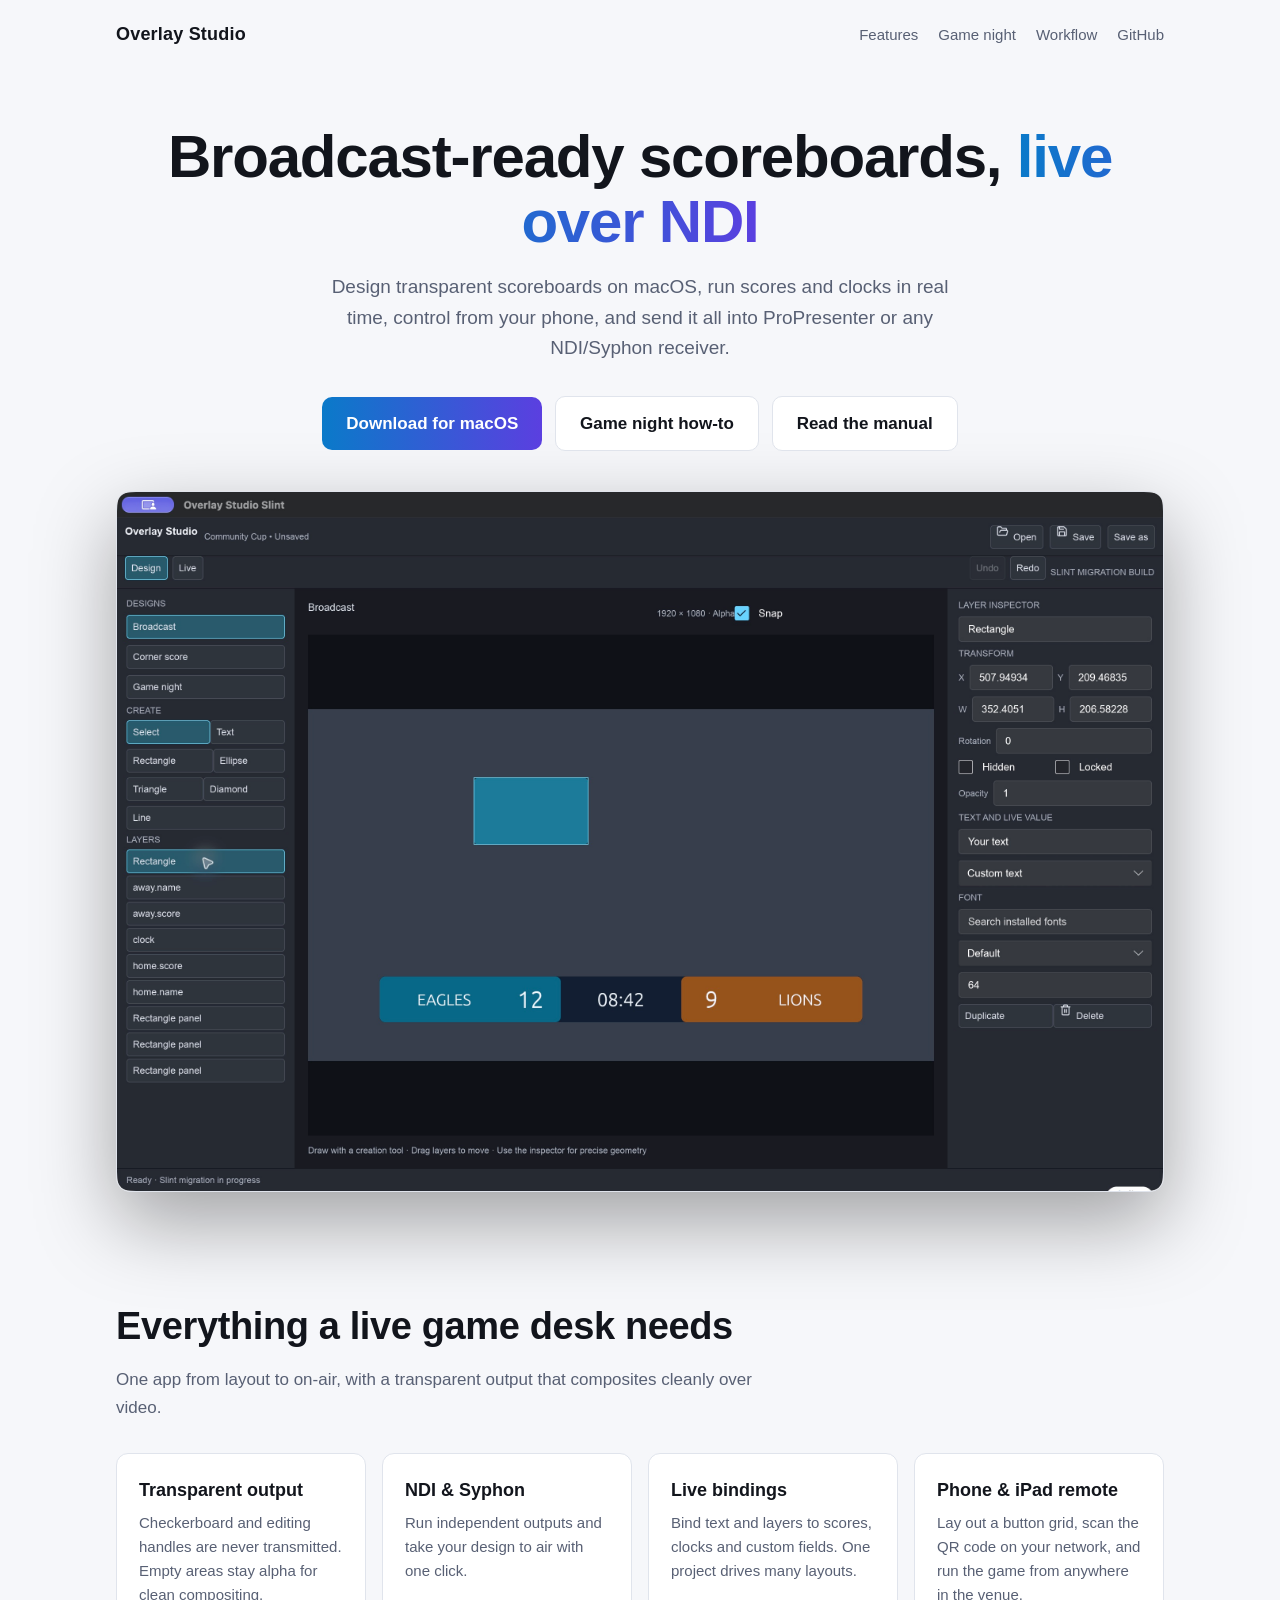
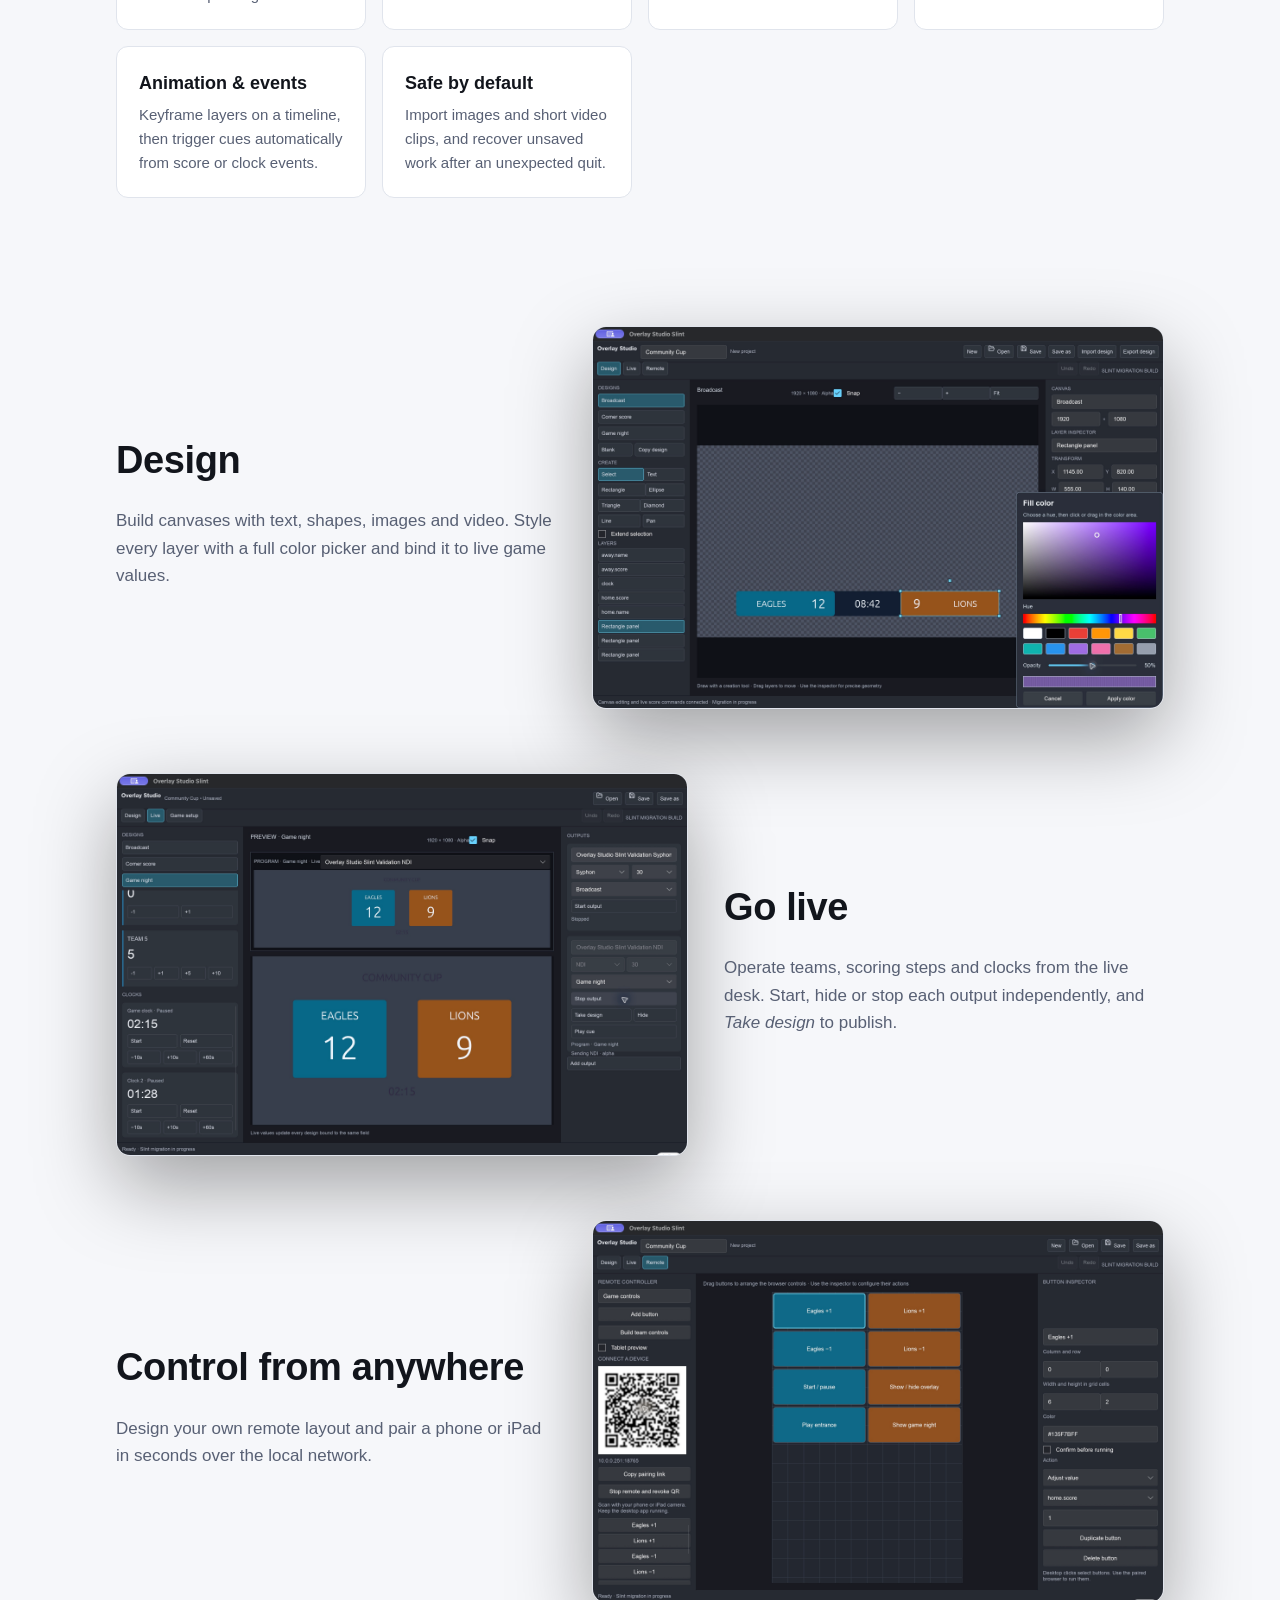
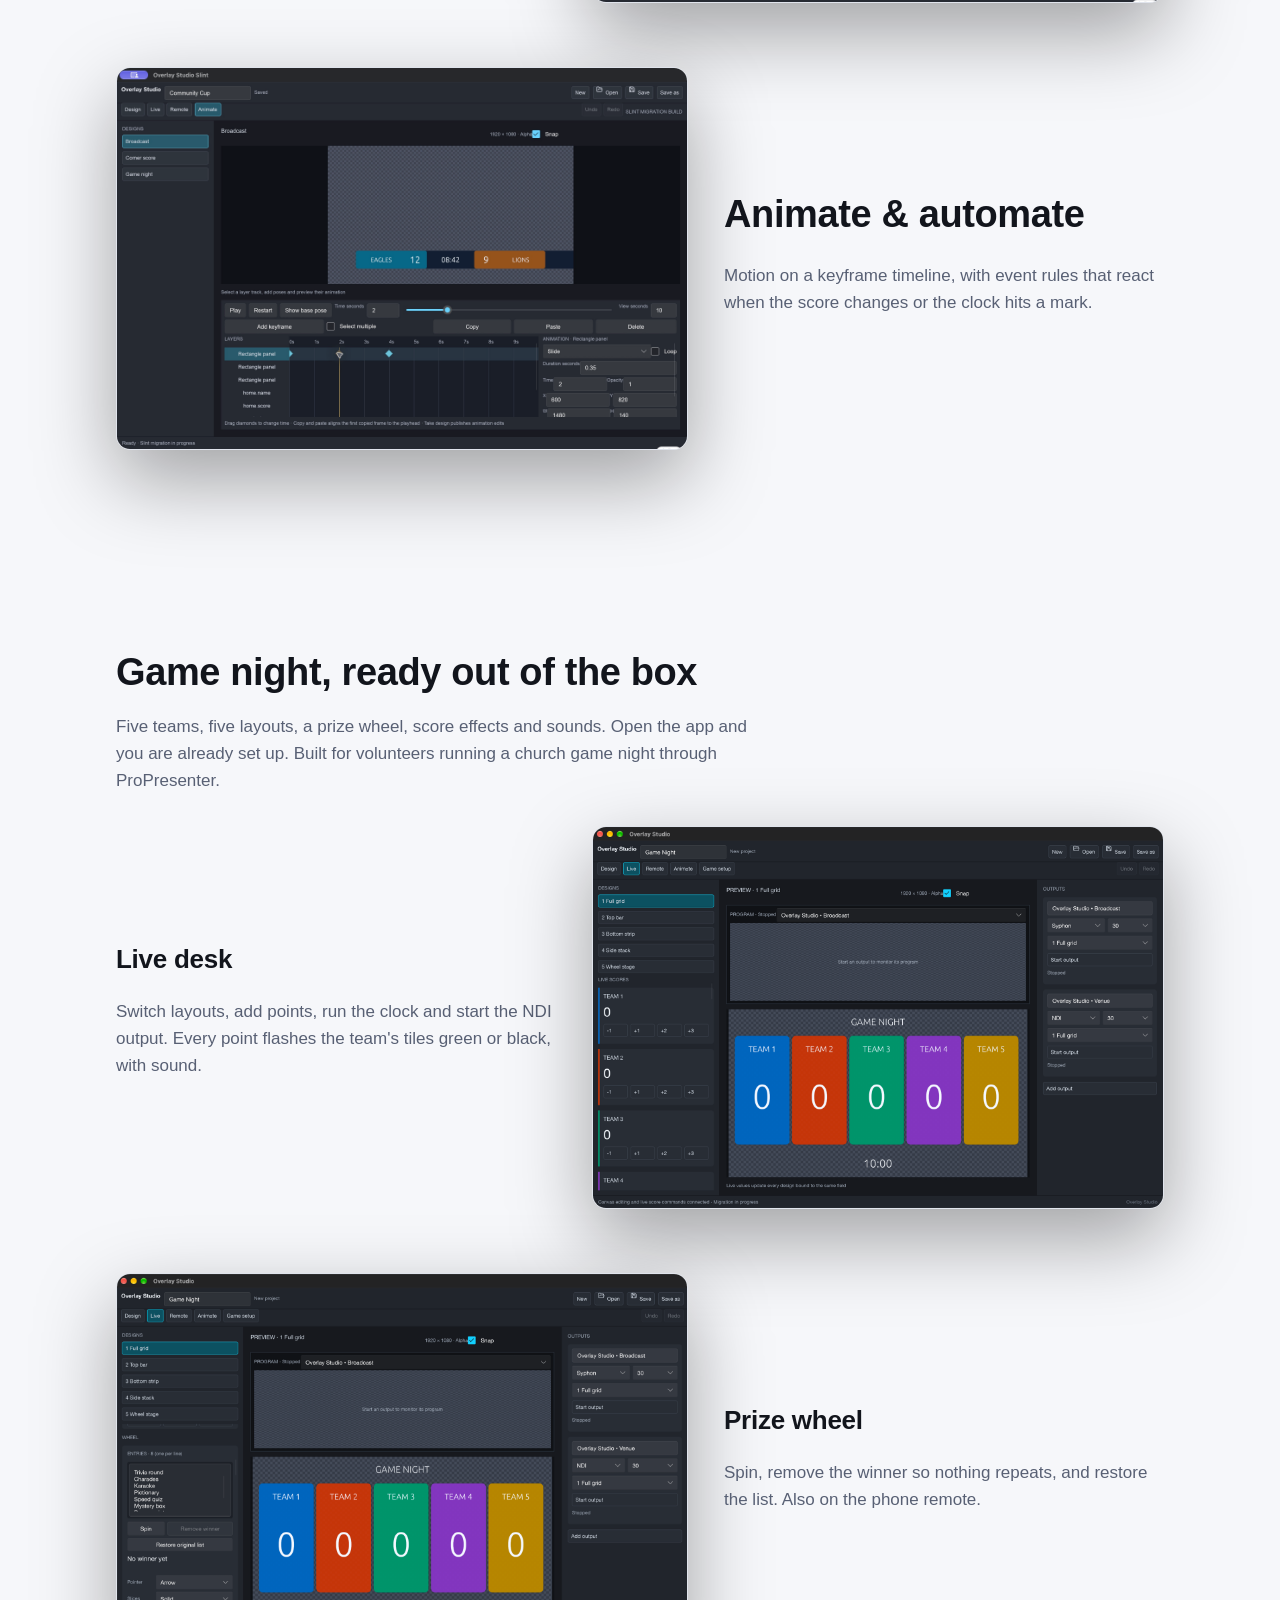
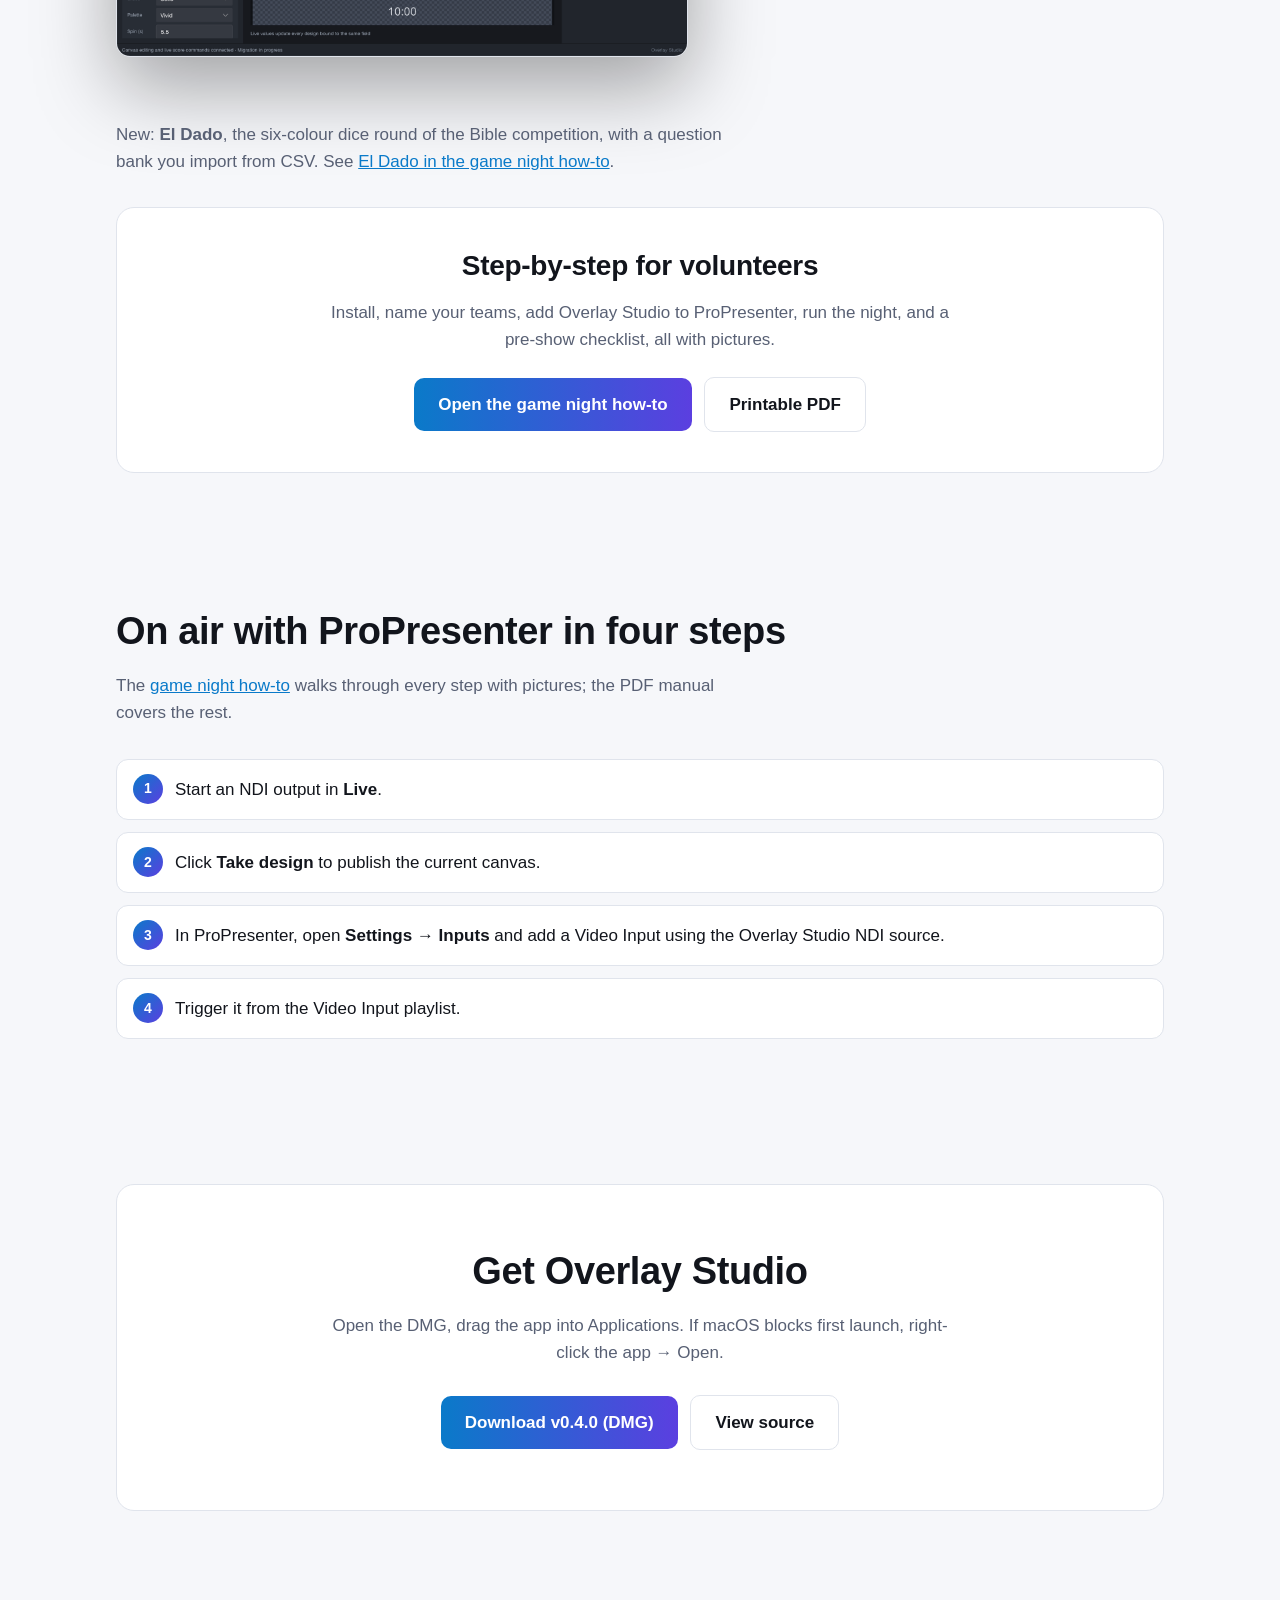
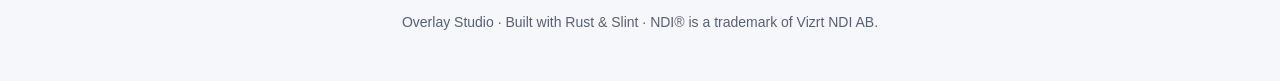
<file: docs/index.html>
<!doctype html>
<html lang="en">
<head>
<meta charset="utf-8">
<meta name="viewport" content="width=device-width,initial-scale=1">
<title>Overlay Studio — Live scoreboards over NDI &amp; Syphon</title>
<meta name="description" content="Design transparent scoreboards on macOS, run scores and clocks live, control from a phone, and send graphics over NDI or Syphon into ProPresenter.">
<meta property="og:title" content="Overlay Studio">
<meta property="og:description" content="Transparent live scoreboards for macOS, sent over NDI or Syphon.">
<meta property="og:image" content="manual/screenshots/11-slint-designer.png">
<style>
:root{--bg:#0b0d12;--panel:#141821;--line:#232937;--text:#e8ebf2;--mute:#9aa3b5;--accent:#4cc2ff;--accent2:#7c5cff}
@media (prefers-color-scheme:light){:root{--bg:#f6f7fa;--panel:#fff;--line:#e0e4ec;--text:#12151c;--mute:#586074;--accent:#0a7ac9;--accent2:#5b3fe0}}
*{box-sizing:border-box}
body{margin:0;background:var(--bg);color:var(--text);font:17px/1.6 -apple-system,BlinkMacSystemFont,"Inter","Segoe UI",sans-serif}
a{color:var(--accent)}
.wrap{max-width:1080px;margin:0 auto;padding:0 16px}
nav{display:flex;justify-content:space-between;align-items:center;padding:20px 0}
nav b{font-size:18px;letter-spacing:.2px}
nav a{color:var(--mute);text-decoration:none;margin-left:20px;font-size:15px}
.hero{text-align:center;padding:56px 0 40px}
.hero h1{font-size:clamp(34px,6vw,60px);line-height:1.08;margin:0 0 18px;letter-spacing:-.02em}
.hero h1 span{background:linear-gradient(90deg,var(--accent),var(--accent2));-webkit-background-clip:text;background-clip:text;color:transparent}
.hero p{max-width:640px;margin:0 auto 28px;color:var(--mute);font-size:19px}
.btn{display:inline-block;padding:13px 24px;border-radius:10px;font-weight:600;text-decoration:none;margin:4px}
.btn.p{background:linear-gradient(90deg,var(--accent),var(--accent2));color:#fff}
.btn.s{border:1px solid var(--line);color:var(--text);background:var(--panel)}
.shot{border:1px solid var(--line);border-radius:14px;overflow:hidden;box-shadow:0 30px 80px rgba(0,0,0,.35);background:var(--panel)}
.shot img{display:block;width:100%;height:auto}
.hero .shot{margin-top:36px}
section{padding:64px 0}
h2{font-size:clamp(26px,4vw,38px);letter-spacing:-.01em;margin:0 0 10px}
.lead{color:var(--mute);margin:0 0 32px;max-width:640px}
.grid{display:grid;grid-template-columns:repeat(auto-fit,minmax(240px,1fr));gap:16px}
.card{background:var(--panel);border:1px solid var(--line);border-radius:12px;padding:22px}
.card h3{margin:0 0 6px;font-size:18px}
.card p{margin:0;color:var(--mute);font-size:15px}
.row{display:grid;grid-template-columns:1fr 1.3fr;gap:36px;align-items:center;margin-bottom:64px}
.row.rev{grid-template-columns:1.3fr 1fr}.row.rev .txt{order:2}
.row p{color:var(--mute)}
.steps{counter-reset:s;list-style:none;padding:0;display:grid;gap:12px}
.steps li{counter-increment:s;background:var(--panel);border:1px solid var(--line);border-radius:12px;padding:16px 18px 16px 58px;position:relative}
.steps li::before{content:counter(s);position:absolute;left:16px;top:14px;width:30px;height:30px;border-radius:50%;background:linear-gradient(135deg,var(--accent),var(--accent2));color:#fff;display:grid;place-items:center;font-weight:700;font-size:14px}
.cta{text-align:center;background:var(--panel);border:1px solid var(--line);border-radius:18px;padding:56px 20px}
footer{padding:36px 0 48px;color:var(--mute);font-size:14px;text-align:center}
@media(max-width:760px){.row,.row.rev{grid-template-columns:1fr}.row.rev .txt{order:0}nav a{margin-left:12px}}
</style>
</head>
<body>
<div class="wrap">
<nav><b>Overlay Studio</b><div><a href="#features">Features</a><a href="#gamenight">Game night</a><a href="#workflow">Workflow</a><a href="https://github.com/juandozuna/overlay-studio">GitHub</a></div></nav>

<header class="hero">
<h1>Broadcast-ready scoreboards, <span>live over NDI</span></h1>
<p>Design transparent scoreboards on macOS, run scores and clocks in real time, control from your phone, and send it all into ProPresenter or any NDI/Syphon receiver.</p>
<a class="btn p" href="https://github.com/juandozuna/overlay-studio/releases/latest">Download for macOS</a>
<a class="btn s" href="guides/game-night-propresenter.html">Game night how-to</a>
<a class="btn s" href="manual/output/Overlay%20Studio%20Instruction%20Manual.pdf">Read the manual</a>
<div class="shot"><img src="manual/screenshots/11-slint-designer.png" alt="Overlay Studio design workspace with a scoreboard canvas"></div>
</header>

<section id="features">
<h2>Everything a live game desk needs</h2>
<p class="lead">One app from layout to on-air, with a transparent output that composites cleanly over video.</p>
<div class="grid">
<div class="card"><h3>Transparent output</h3><p>Checkerboard and editing handles are never transmitted. Empty areas stay alpha for clean compositing.</p></div>
<div class="card"><h3>NDI &amp; Syphon</h3><p>Run independent outputs and take your design to air with one click.</p></div>
<div class="card"><h3>Live bindings</h3><p>Bind text and layers to scores, clocks and custom fields. One project drives many layouts.</p></div>
<div class="card"><h3>Phone &amp; iPad remote</h3><p>Lay out a button grid, scan the QR code on your network, and run the game from anywhere in the venue.</p></div>
<div class="card"><h3>Animation &amp; events</h3><p>Keyframe layers on a timeline, then trigger cues automatically from score or clock events.</p></div>
<div class="card"><h3>Safe by default</h3><p>Import images and short video clips, and recover unsaved work after an unexpected quit.</p></div>
</div>
</section>

<section id="tour">
<div class="row"><div class="txt"><h2>Design</h2><p>Build canvases with text, shapes, images and video. Style every layer with a full color picker and bind it to live game values.</p></div>
<div class="shot"><img loading="lazy" src="manual/screenshots/18-slint-color-picker.png" alt="Layer color picker"></div></div>
<div class="row rev"><div class="txt"><h2>Go live</h2><p>Operate teams, scoring steps and clocks from the live desk. Start, hide or stop each output independently, and <i>Take design</i> to publish.</p></div>
<div class="shot"><img loading="lazy" src="manual/screenshots/14-slint-live.png" alt="Live desk and outputs"></div></div>
<div class="row"><div class="txt"><h2>Control from anywhere</h2><p>Design your own remote layout and pair a phone or iPad in seconds over the local network.</p></div>
<div class="shot"><img loading="lazy" src="manual/screenshots/16-slint-remote.png" alt="Remote controller layout"></div></div>
<div class="row rev"><div class="txt"><h2>Animate &amp; automate</h2><p>Motion on a keyframe timeline, with event rules that react when the score changes or the clock hits a mark.</p></div>
<div class="shot"><img loading="lazy" src="manual/screenshots/19-slint-timeline.png" alt="Animation timeline"></div></div>
</section>

<section id="gamenight">
<h2>Game night, ready out of the box</h2>
<p class="lead">Five teams, five layouts, a prize wheel, score effects and sounds. Open the app and you are already set up. Built for volunteers running a church game night through ProPresenter.</p>
<div class="row"><div class="txt"><h2 style="font-size:26px">Live desk</h2><p>Switch layouts, add points, run the clock and start the NDI output. Every point flashes the team's tiles green or black, with sound.</p></div>
<div class="shot"><img loading="lazy" src="guides/img/gn-live.png" alt="Game Night live desk with five teams"></div></div>
<div class="row rev"><div class="txt"><h2 style="font-size:26px">Prize wheel</h2><p>Spin, remove the winner so nothing repeats, and restore the list. Also on the phone remote.</p></div>
<div class="shot"><img loading="lazy" src="guides/img/gn-wheel.png" alt="Wheel panel with entries and spin controls"></div></div>
<p class="lead">New: <b>El Dado</b>, the six-colour dice round of the Bible competition, with a question bank you import from CSV. See <a href="guides/game-night-propresenter.html#dado">El Dado in the game night how-to</a>.</p>
<div class="cta" style="padding:36px 20px"><h2 style="font-size:28px">Step-by-step for volunteers</h2><p class="lead" style="margin:0 auto 20px">Install, name your teams, add Overlay Studio to ProPresenter, run the night, and a pre-show checklist, all with pictures.</p>
<a class="btn p" href="guides/game-night-propresenter.html">Open the game night how-to</a>
<a class="btn s" href="guides/Game%20Night%20ProPresenter%20Guide.pdf">Printable PDF</a></div>
</section>

<section id="workflow">
<h2>On air with ProPresenter in four steps</h2>
<p class="lead">The <a href="guides/game-night-propresenter.html">game night how-to</a> walks through every step with pictures; the PDF manual covers the rest.</p>
<ol class="steps">
<li>Start an NDI output in <b>Live</b>.</li>
<li>Click <b>Take design</b> to publish the current canvas.</li>
<li>In ProPresenter, open <b>Settings → Inputs</b> and add a Video Input using the Overlay Studio NDI source.</li>
<li>Trigger it from the Video Input playlist.</li>
</ol>
</section>

<section>
<div class="cta"><h2>Get Overlay Studio</h2><p class="lead" style="margin:0 auto 24px">Open the DMG, drag the app into Applications. If macOS blocks first launch, right-click the app → Open.</p>
<a class="btn p" href="https://github.com/juandozuna/overlay-studio/releases/latest">Download v0.4.0 (DMG)</a>
<a class="btn s" href="https://github.com/juandozuna/overlay-studio">View source</a></div>
</section>
<footer>Overlay Studio · Built with Rust &amp; Slint · NDI® is a trademark of Vizrt NDI AB.</footer>
</div>
</body>
</html>
</file>
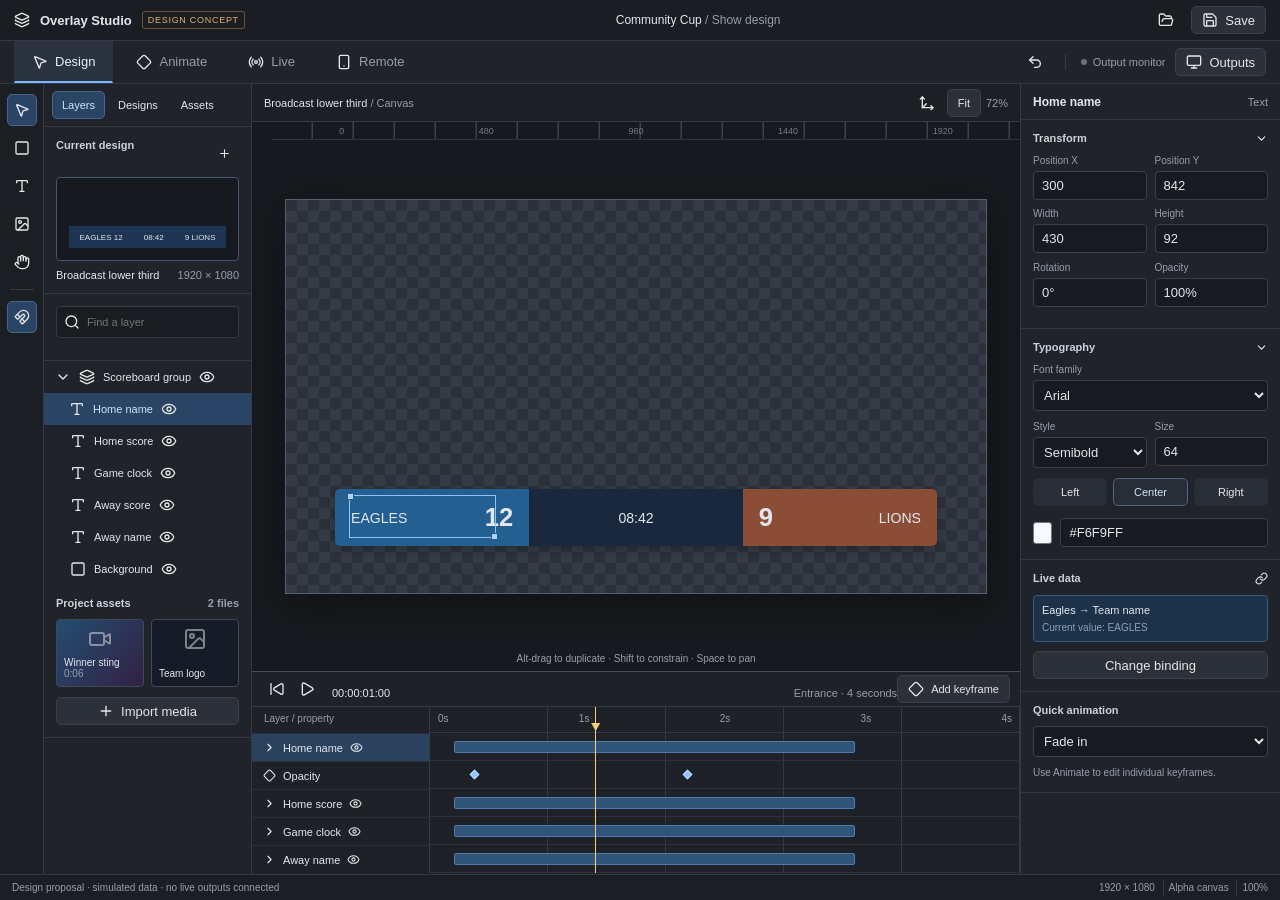
<file: design/ui-v2/index.html>
<!doctype html>
<html lang="en">
  <head>
    <meta charset="utf-8" />
    <meta name="viewport" content="width=device-width,initial-scale=1" />
    <title>Overlay Studio — UI design proposal</title>
    <link rel="stylesheet" href="prototype.css" />
    <script src="prototype.js" defer></script>
  </head>
  <body>
    <header class="titlebar">
      <div class="brand">
        <img src="assets/icons/layers.svg" alt="" /><strong
          >Overlay Studio</strong
        ><span class="concept">DESIGN CONCEPT</span>
      </div>
      <div class="project-name">
        Community Cup <span class="muted">/ Show design</span>
      </div>
      <div class="title-actions">
        <button class="icon-button" title="Open project">
          <img src="assets/icons/folder-open.svg" alt="Open project" /></button
        ><button class="subtle" id="save-concept">
          <img src="assets/icons/save.svg" alt="" />Save
        </button>
      </div>
    </header>
    <nav class="workspace-bar" aria-label="Workspaces">
      <div class="workspace-tabs" role="tablist">
        <button role="tab" aria-selected="true" data-workspace="design">
          <img src="assets/icons/mouse-pointer-2.svg" alt="" />Design
        </button>
        <button role="tab" aria-selected="false" data-workspace="animate">
          <img src="assets/icons/diamond.svg" alt="" />Animate
        </button>
        <button role="tab" aria-selected="false" data-workspace="live">
          <img src="assets/icons/radio.svg" alt="" />Live
        </button>
        <button role="tab" aria-selected="false" data-workspace="remote">
          <img src="assets/icons/smartphone.svg" alt="" />Remote
        </button>
      </div>
      <div class="workspace-actions">
        <button
          class="icon-button"
          id="undo-demo"
          title="Undo last simulated score change"
        >
          <img src="assets/icons/undo-2.svg" alt="Undo" /></button
        ><span class="divider"></span
        ><span class="output-indicator"><i></i>Output monitor</span
        ><button class="subtle" id="outputs-button">
          <img src="assets/icons/monitor.svg" alt="" />Outputs
        </button>
      </div>
    </nav>
    <main id="workspace" aria-label="Design workspace"></main>
    <footer>
      <span id="feedback" role="status"
        >Design proposal · simulated data · no live outputs connected</span
      ><span
        >1920 × 1080 <span class="divider"></span>Alpha canvas
        <span class="divider"></span>100%</span
      >
    </footer>
    <dialog id="proposal-dialog">
      <h2 id="dialog-title"></h2>
      <p id="dialog-text"></p>
      <button class="primary" id="dialog-close">Got it</button>
    </dialog>
  </body>
</html>
</file>
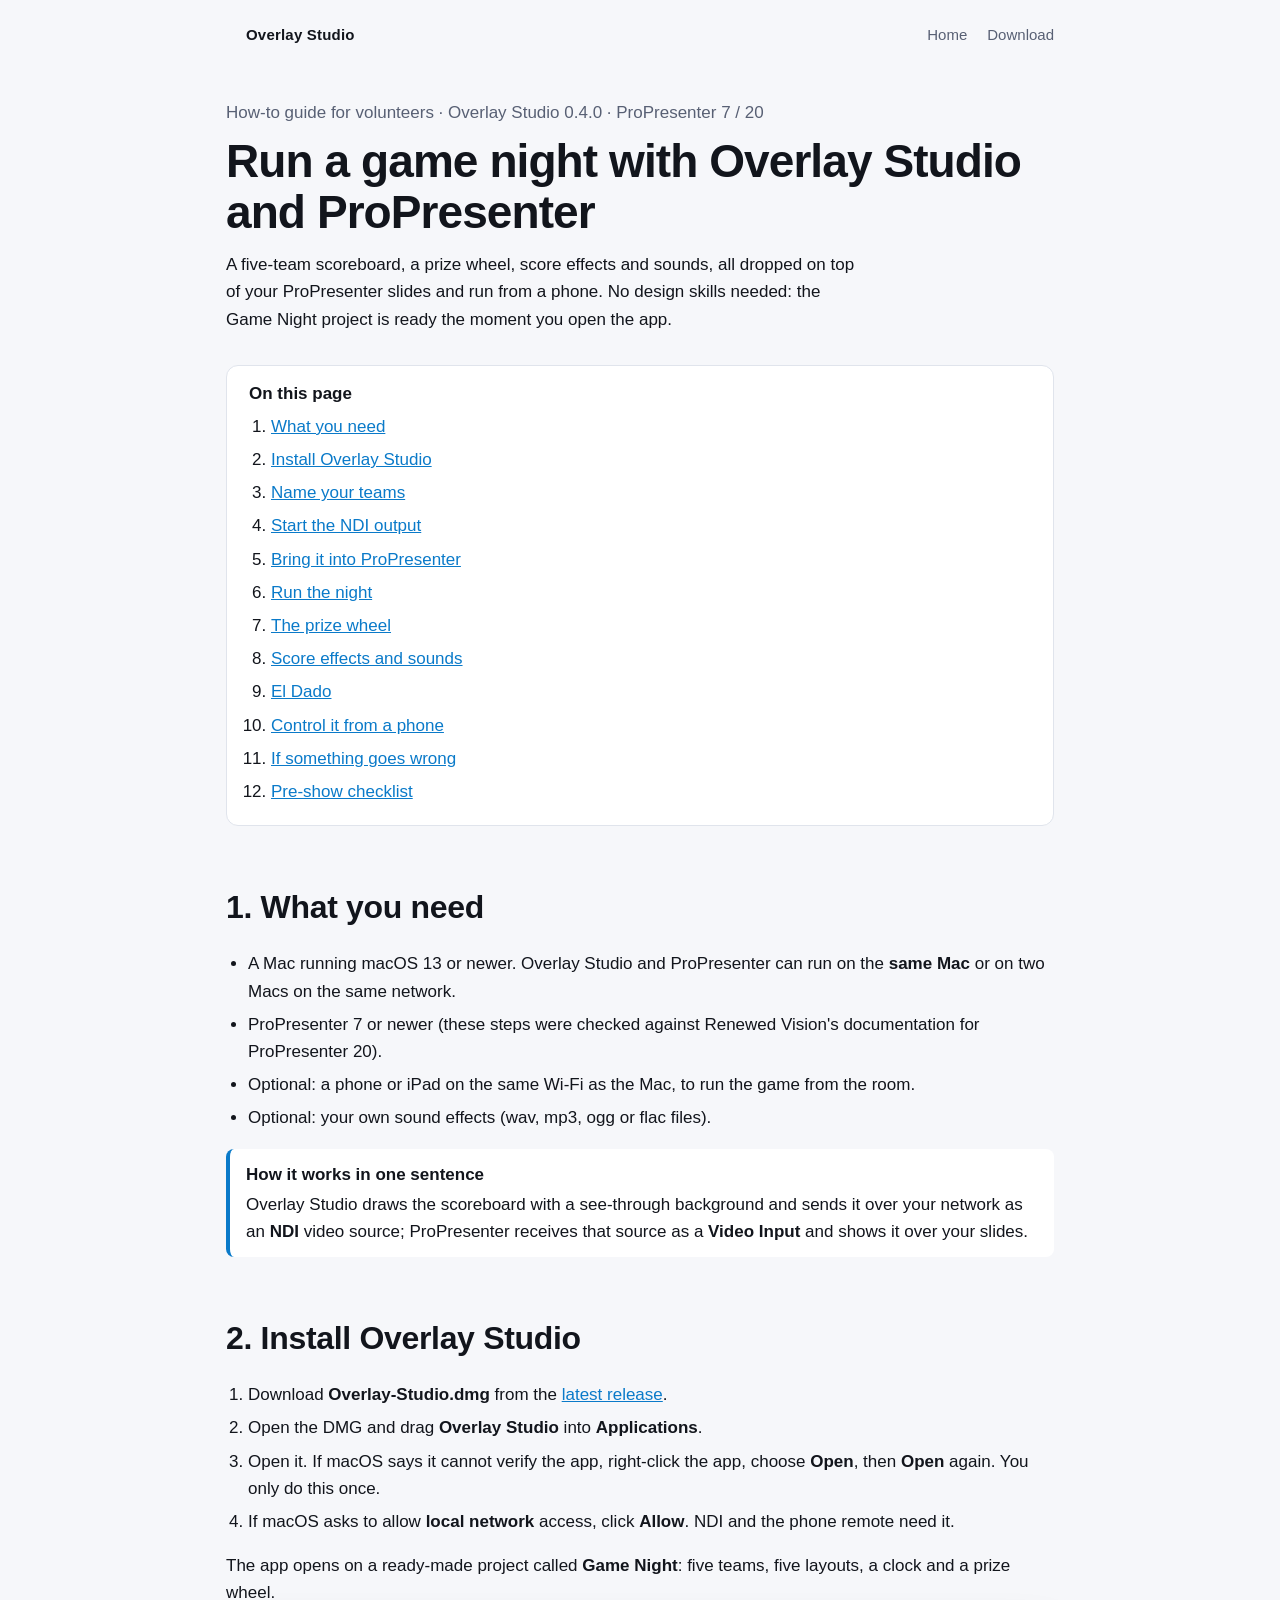
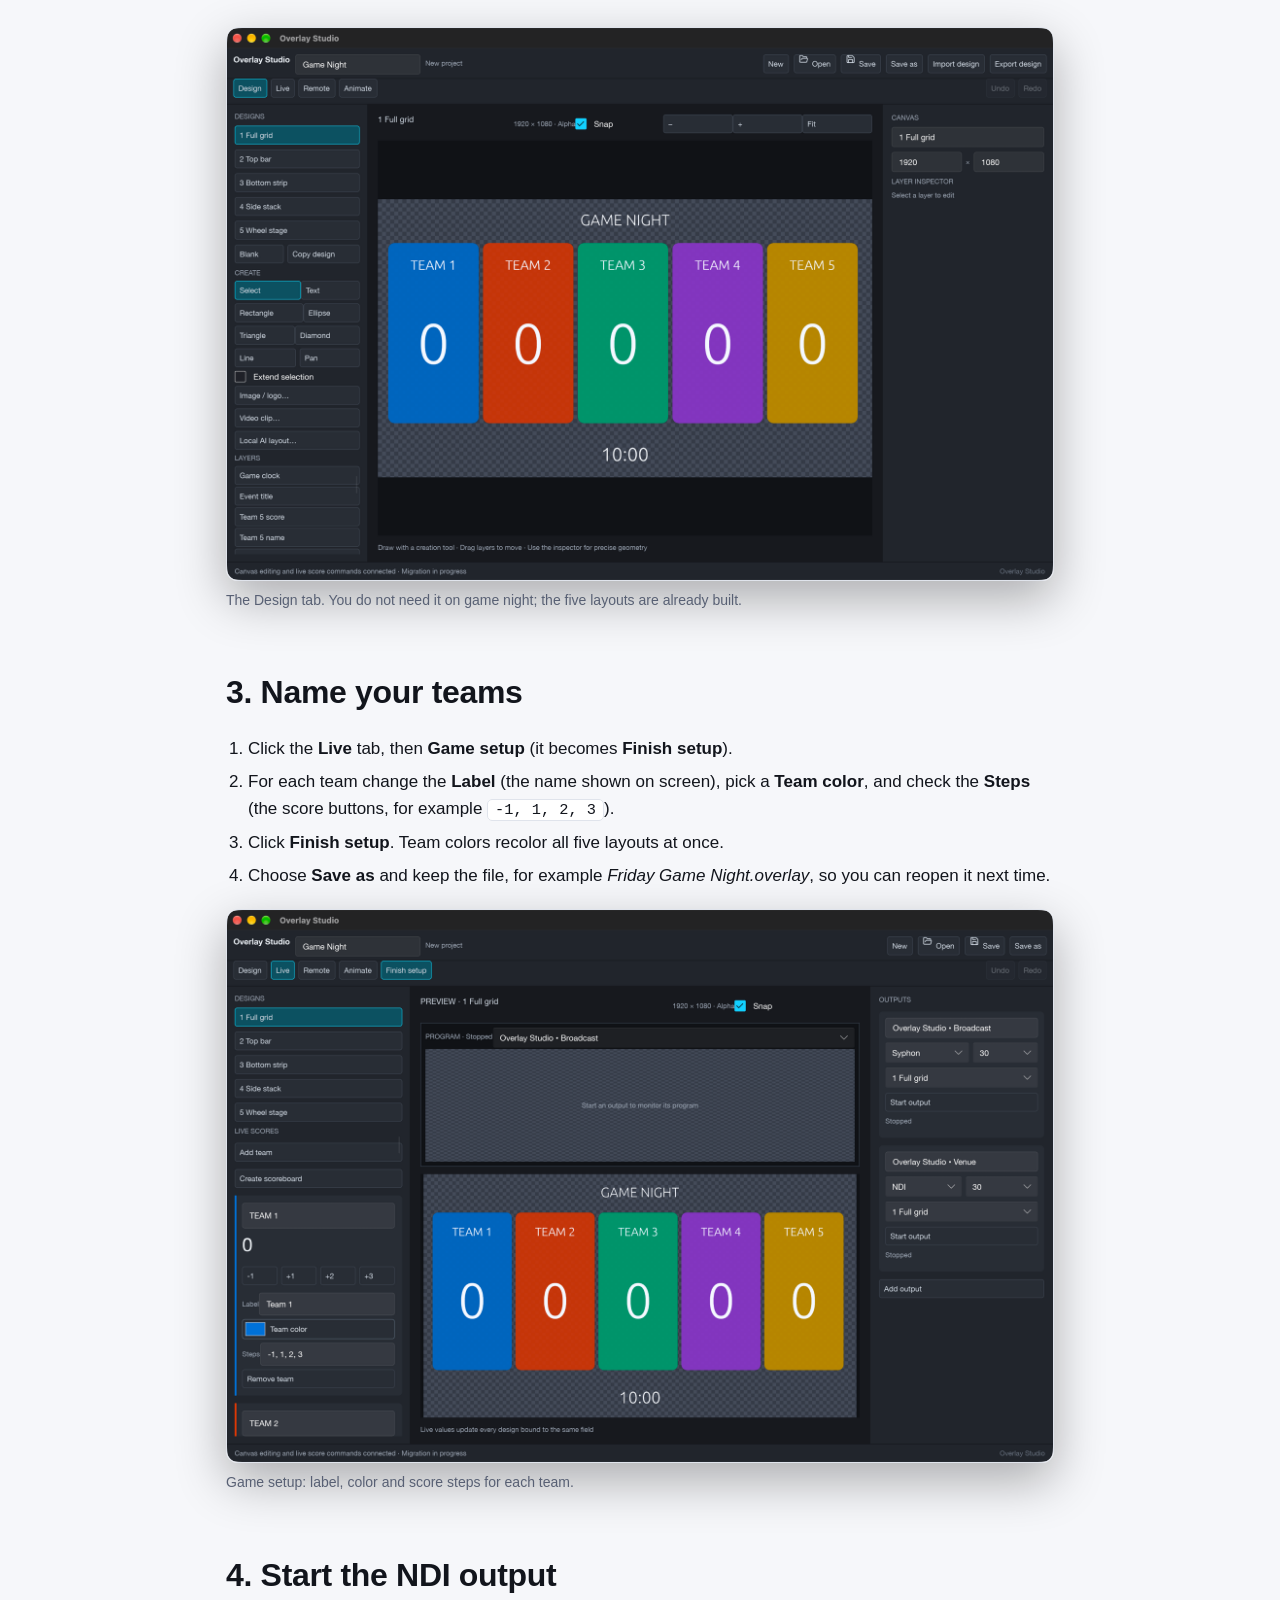
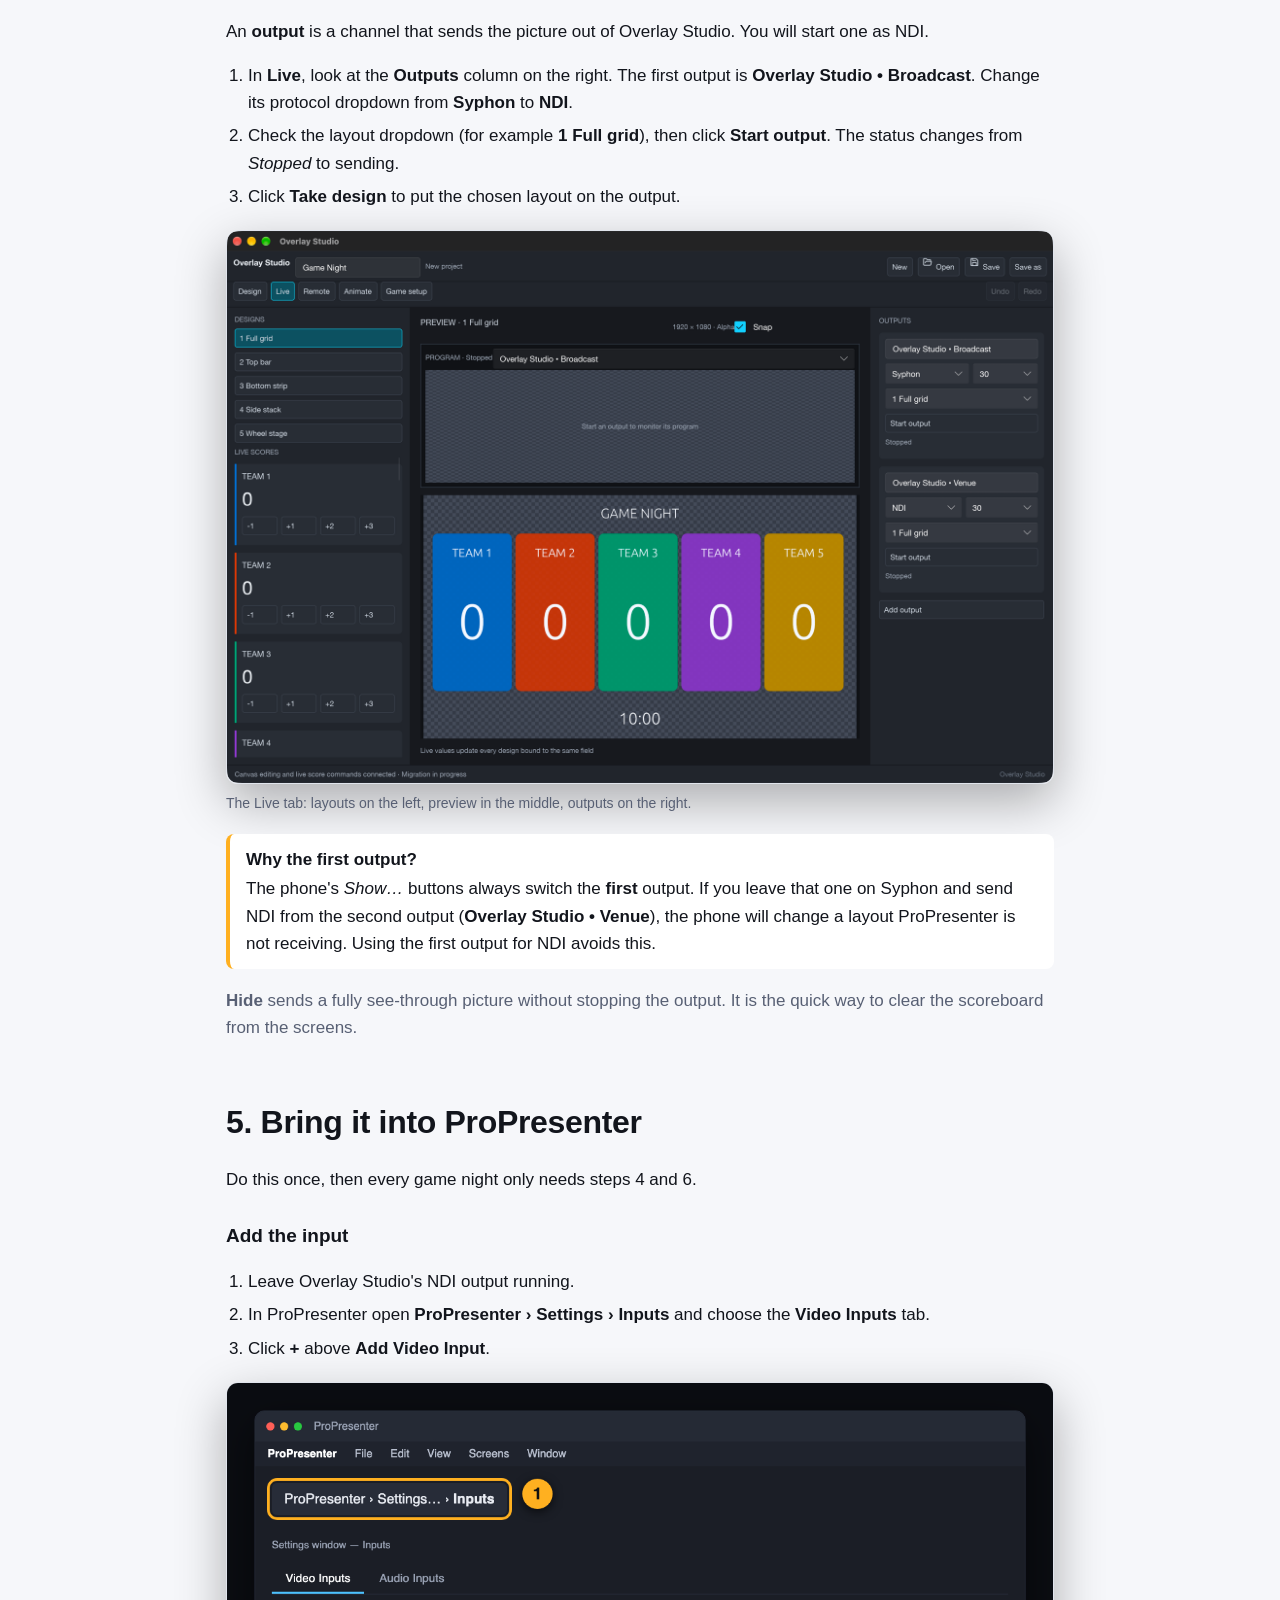
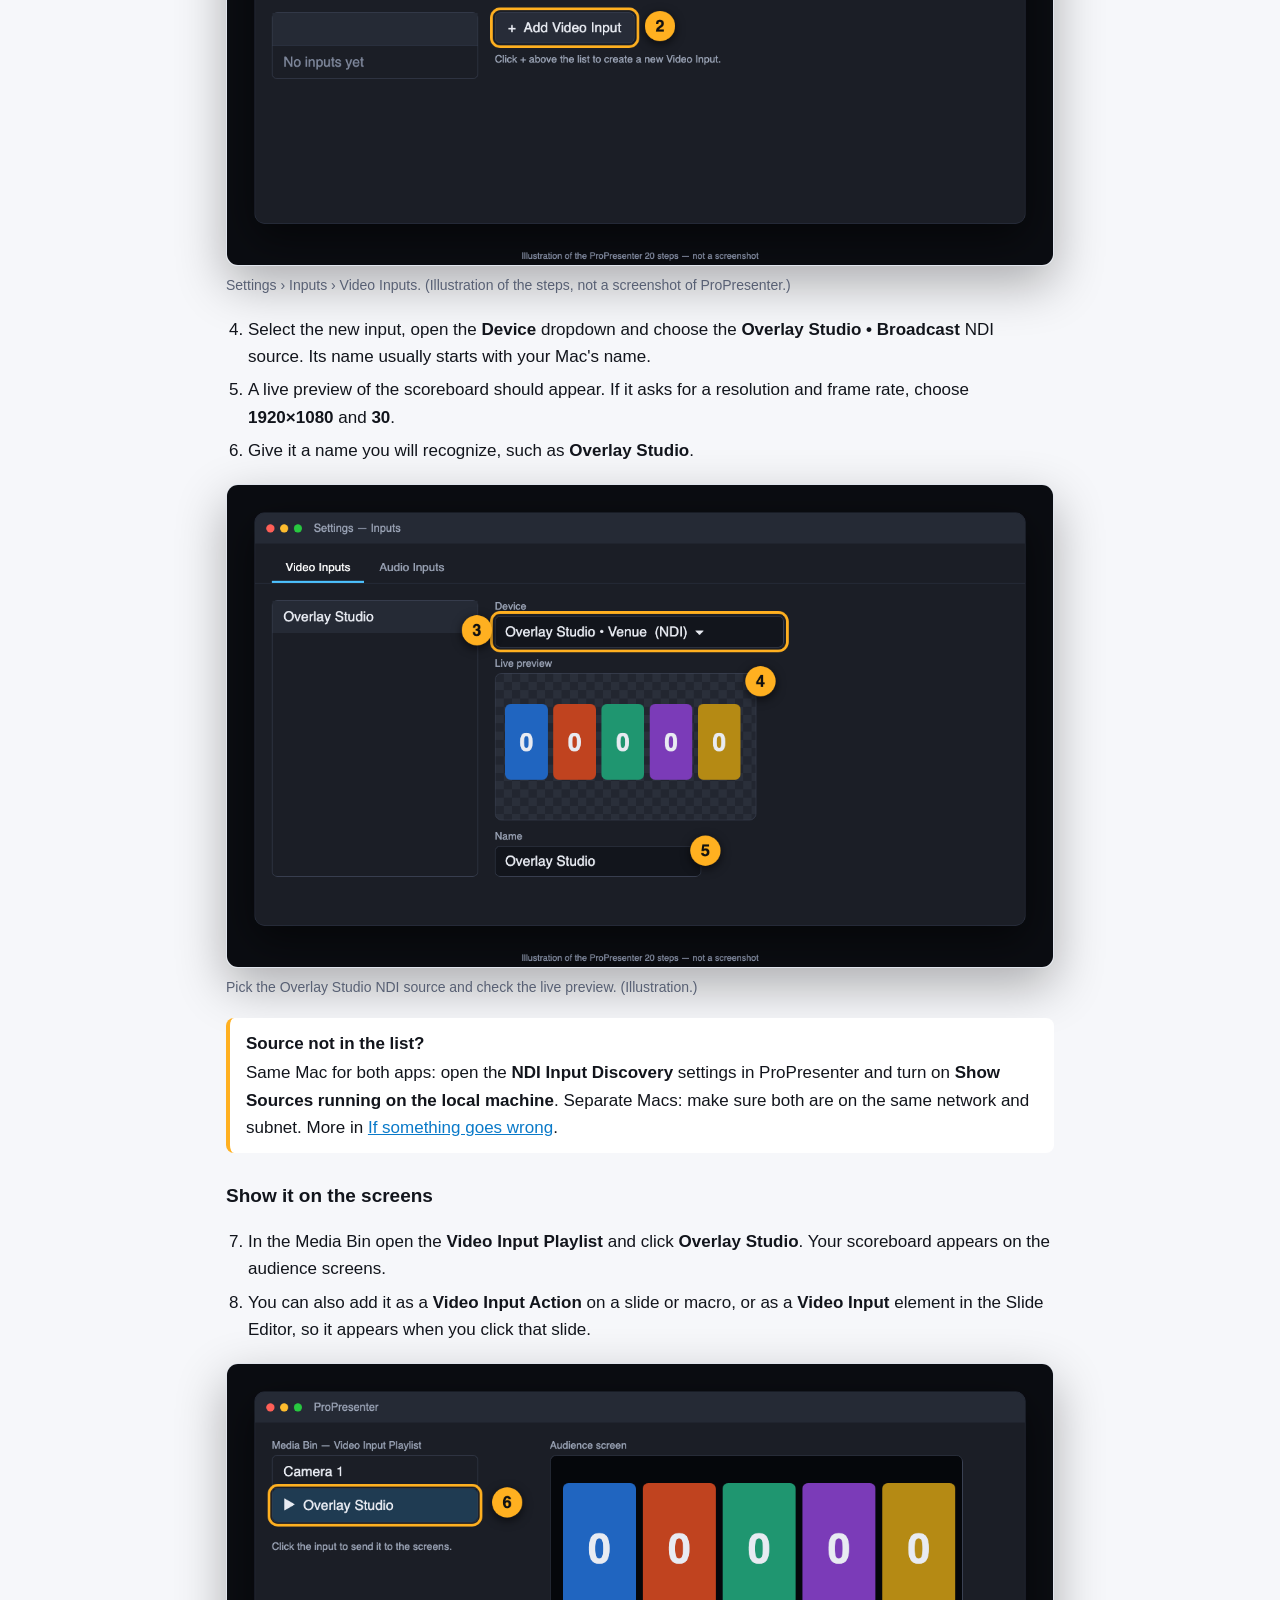
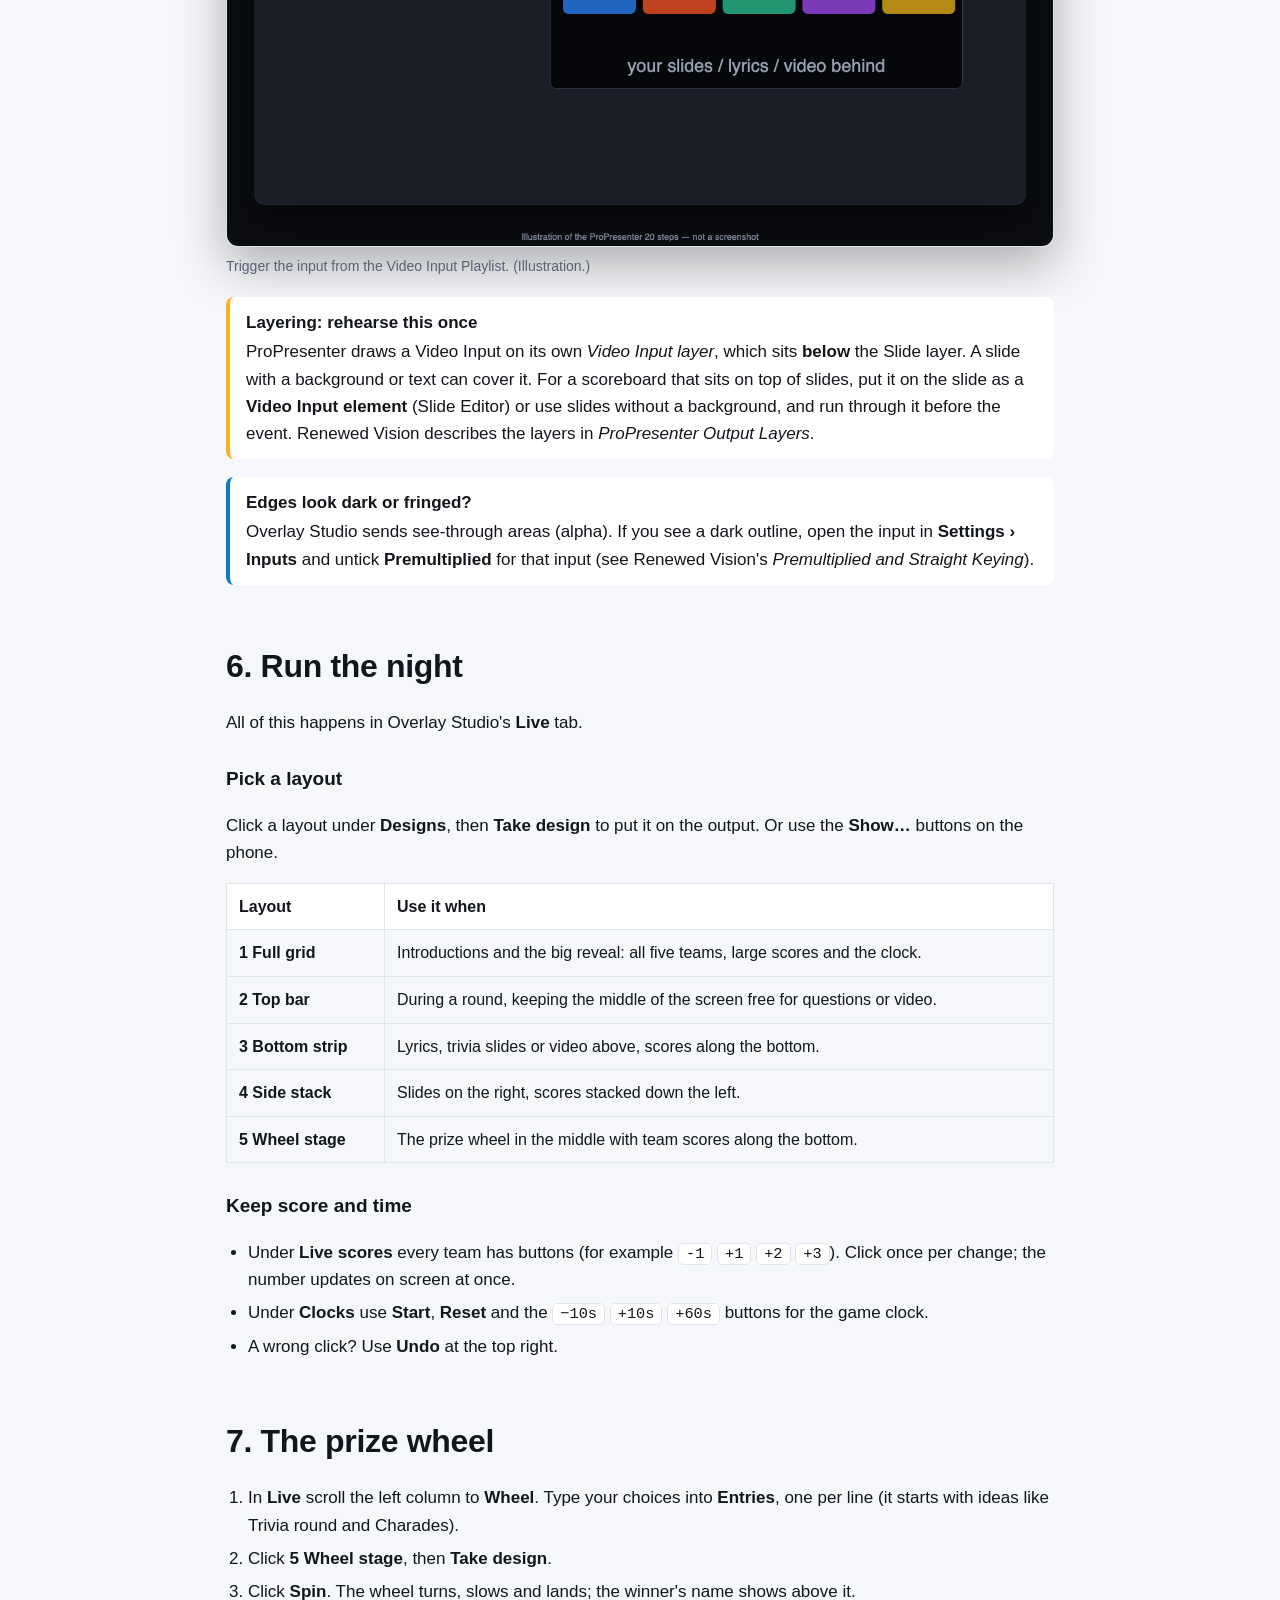
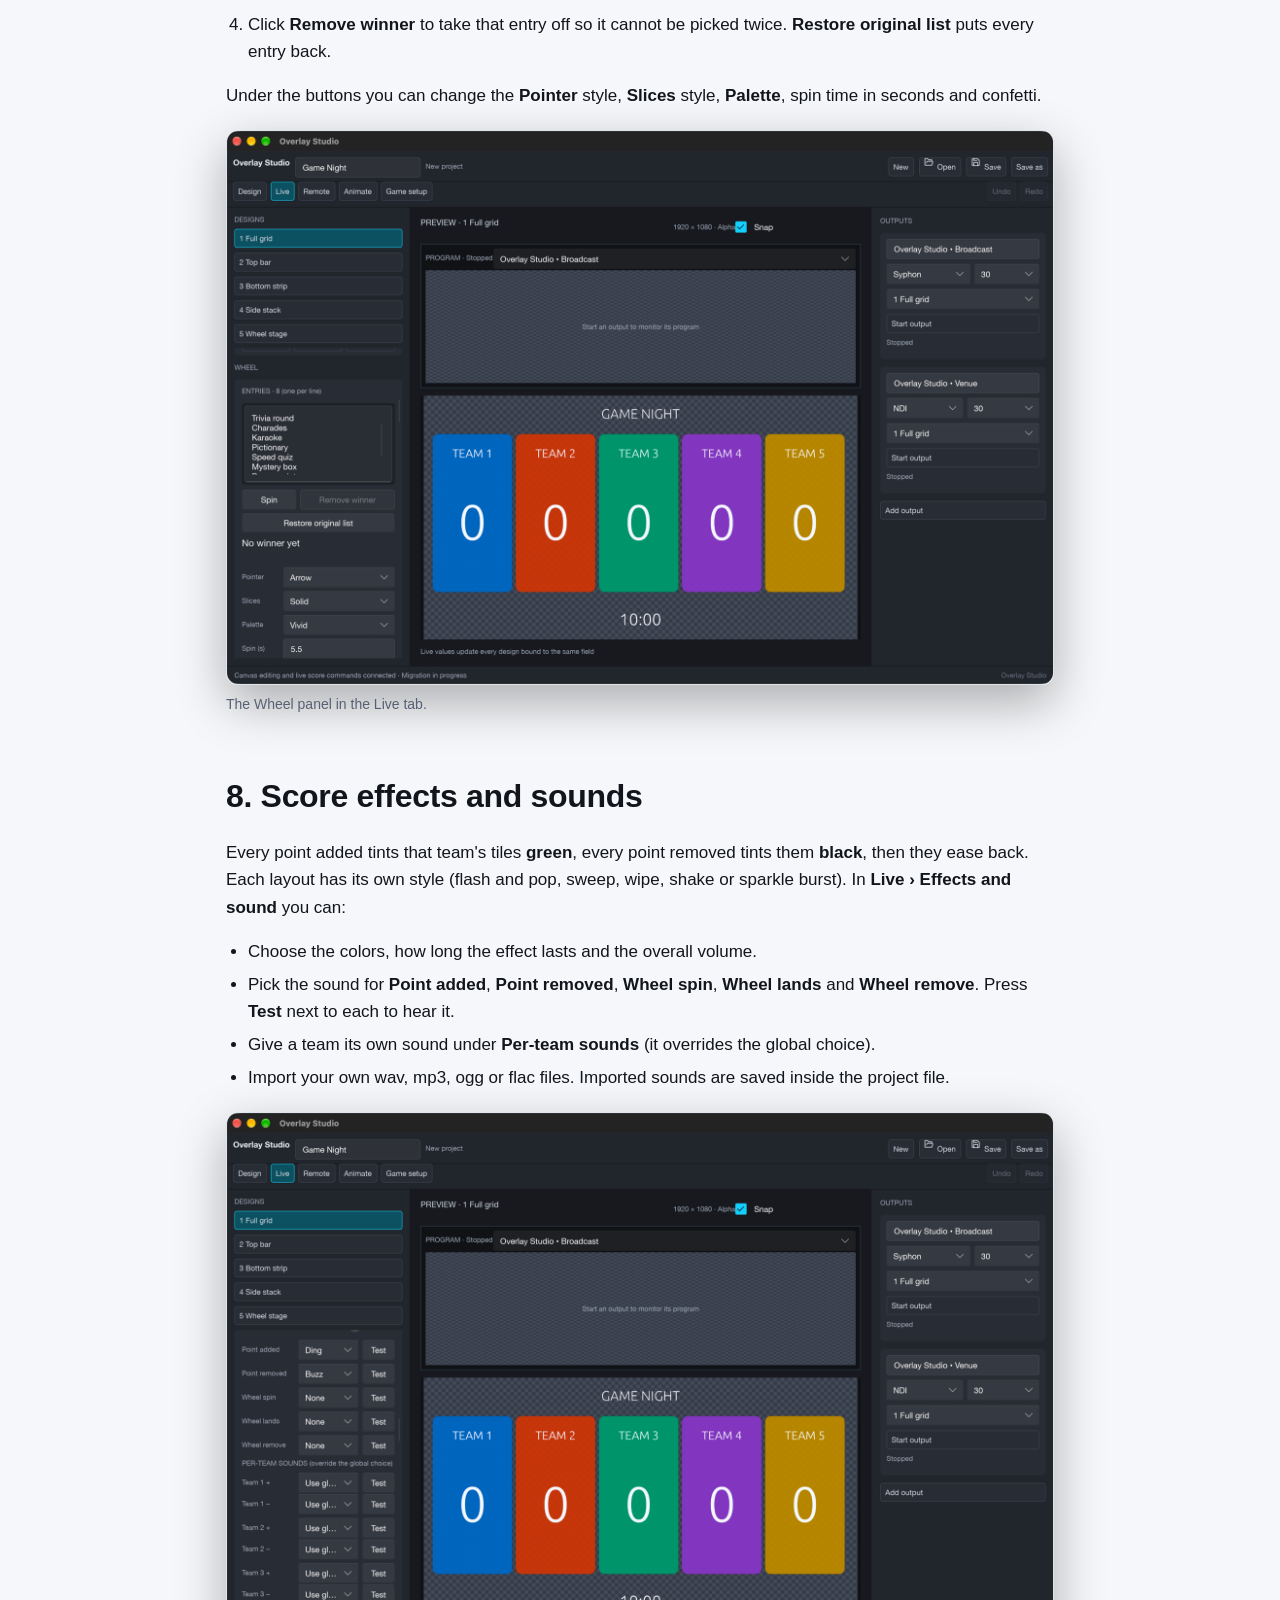
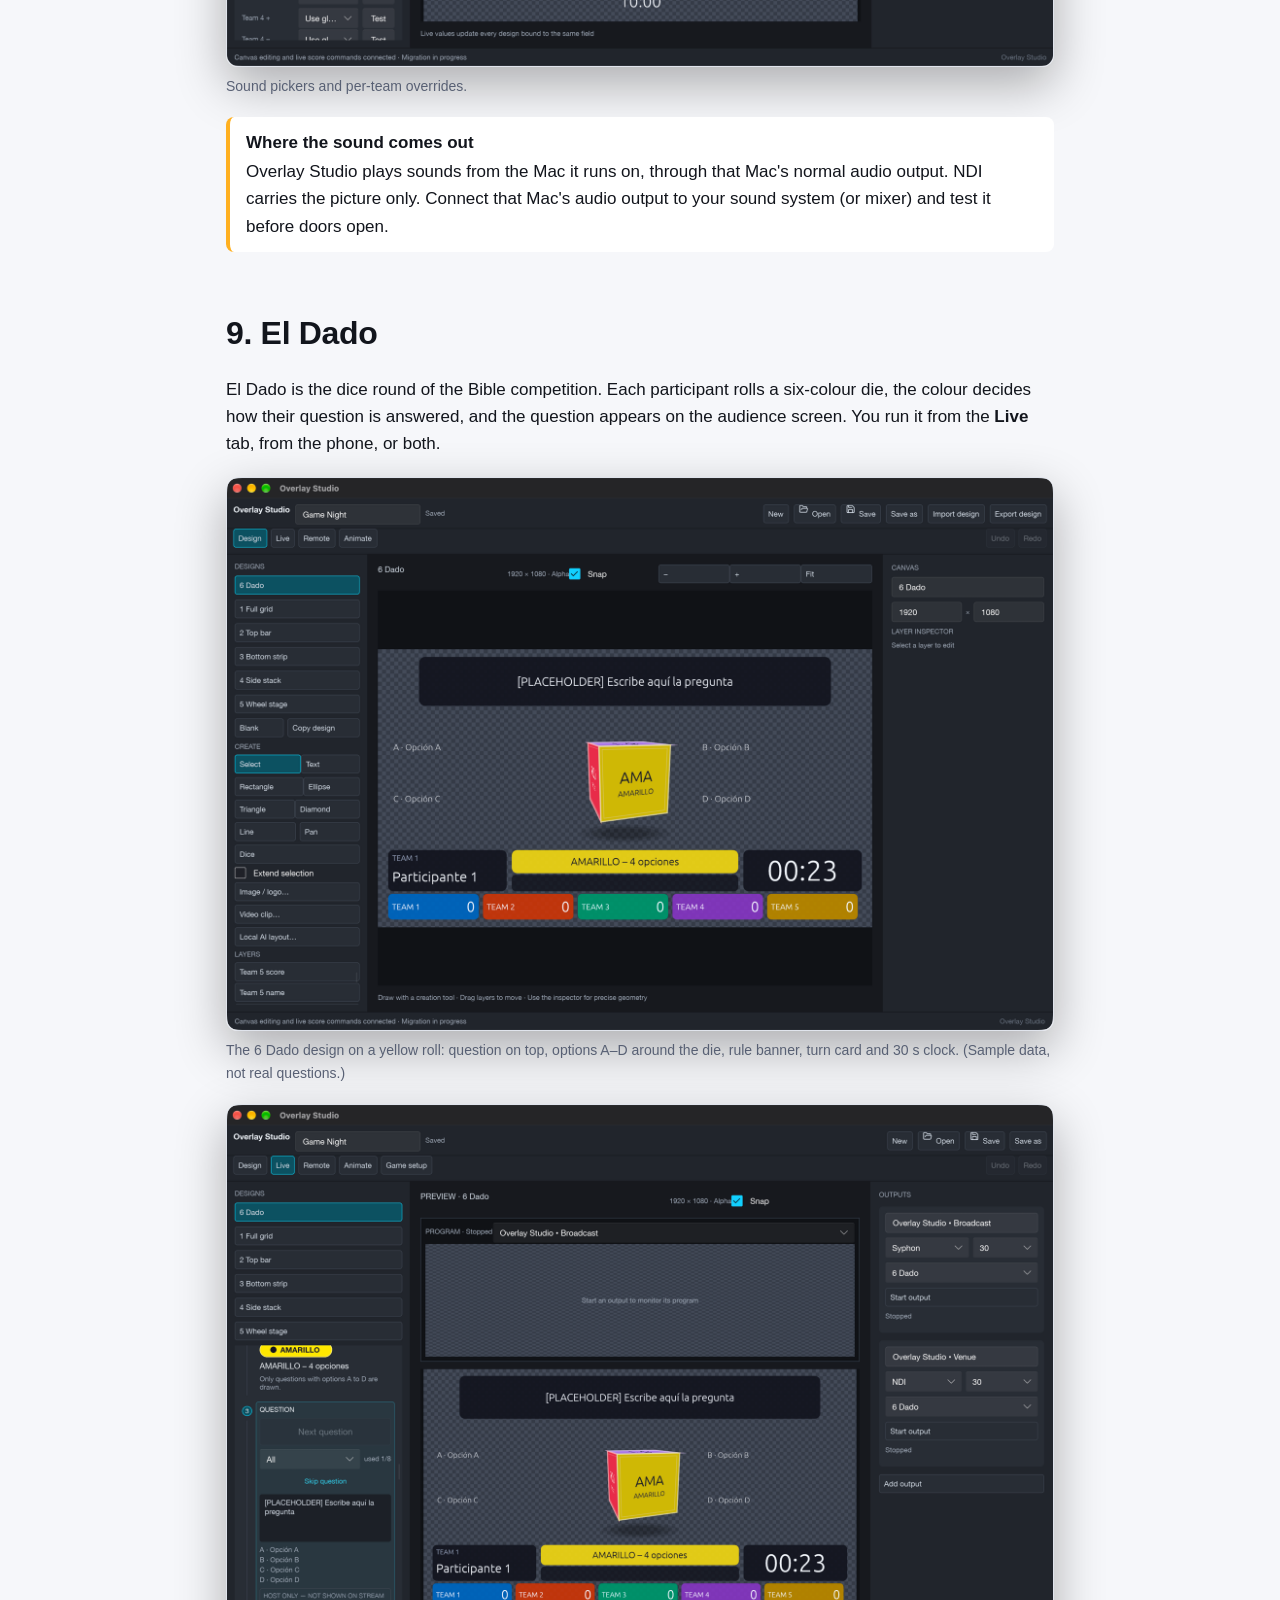
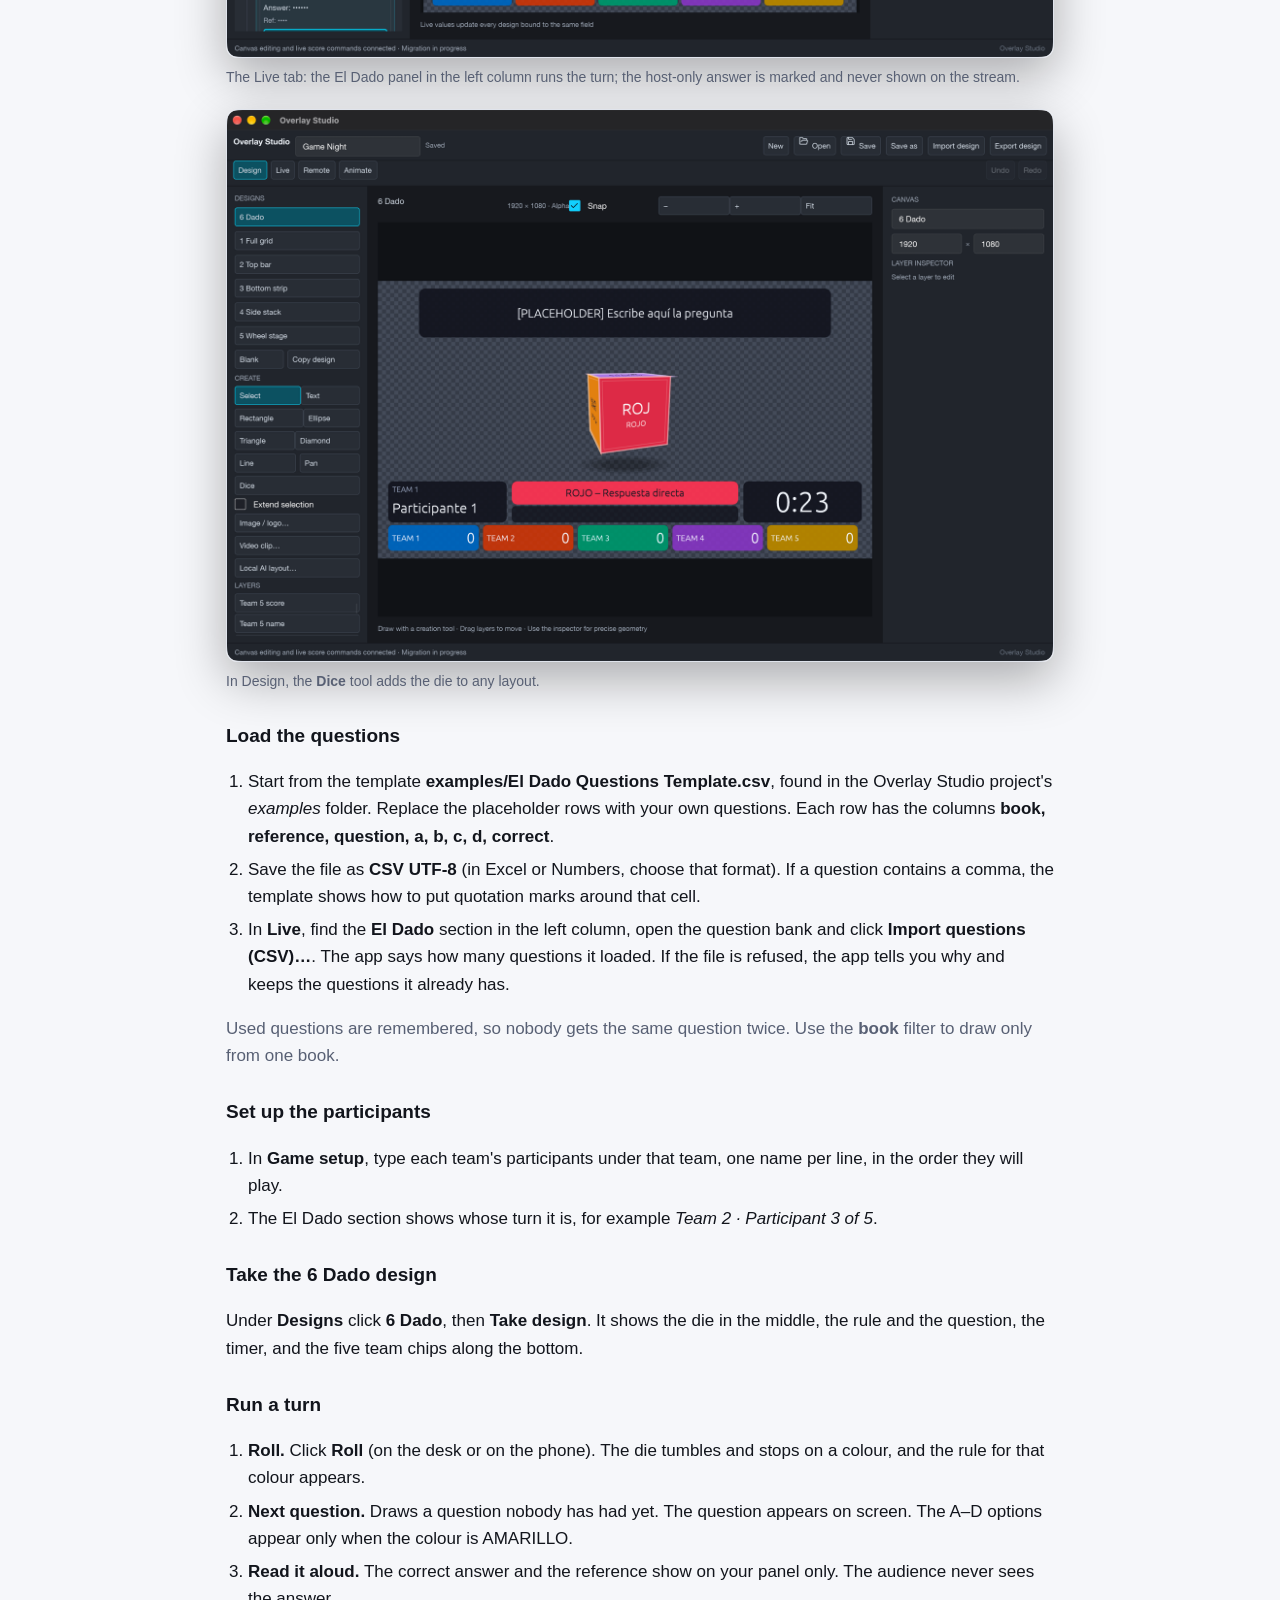
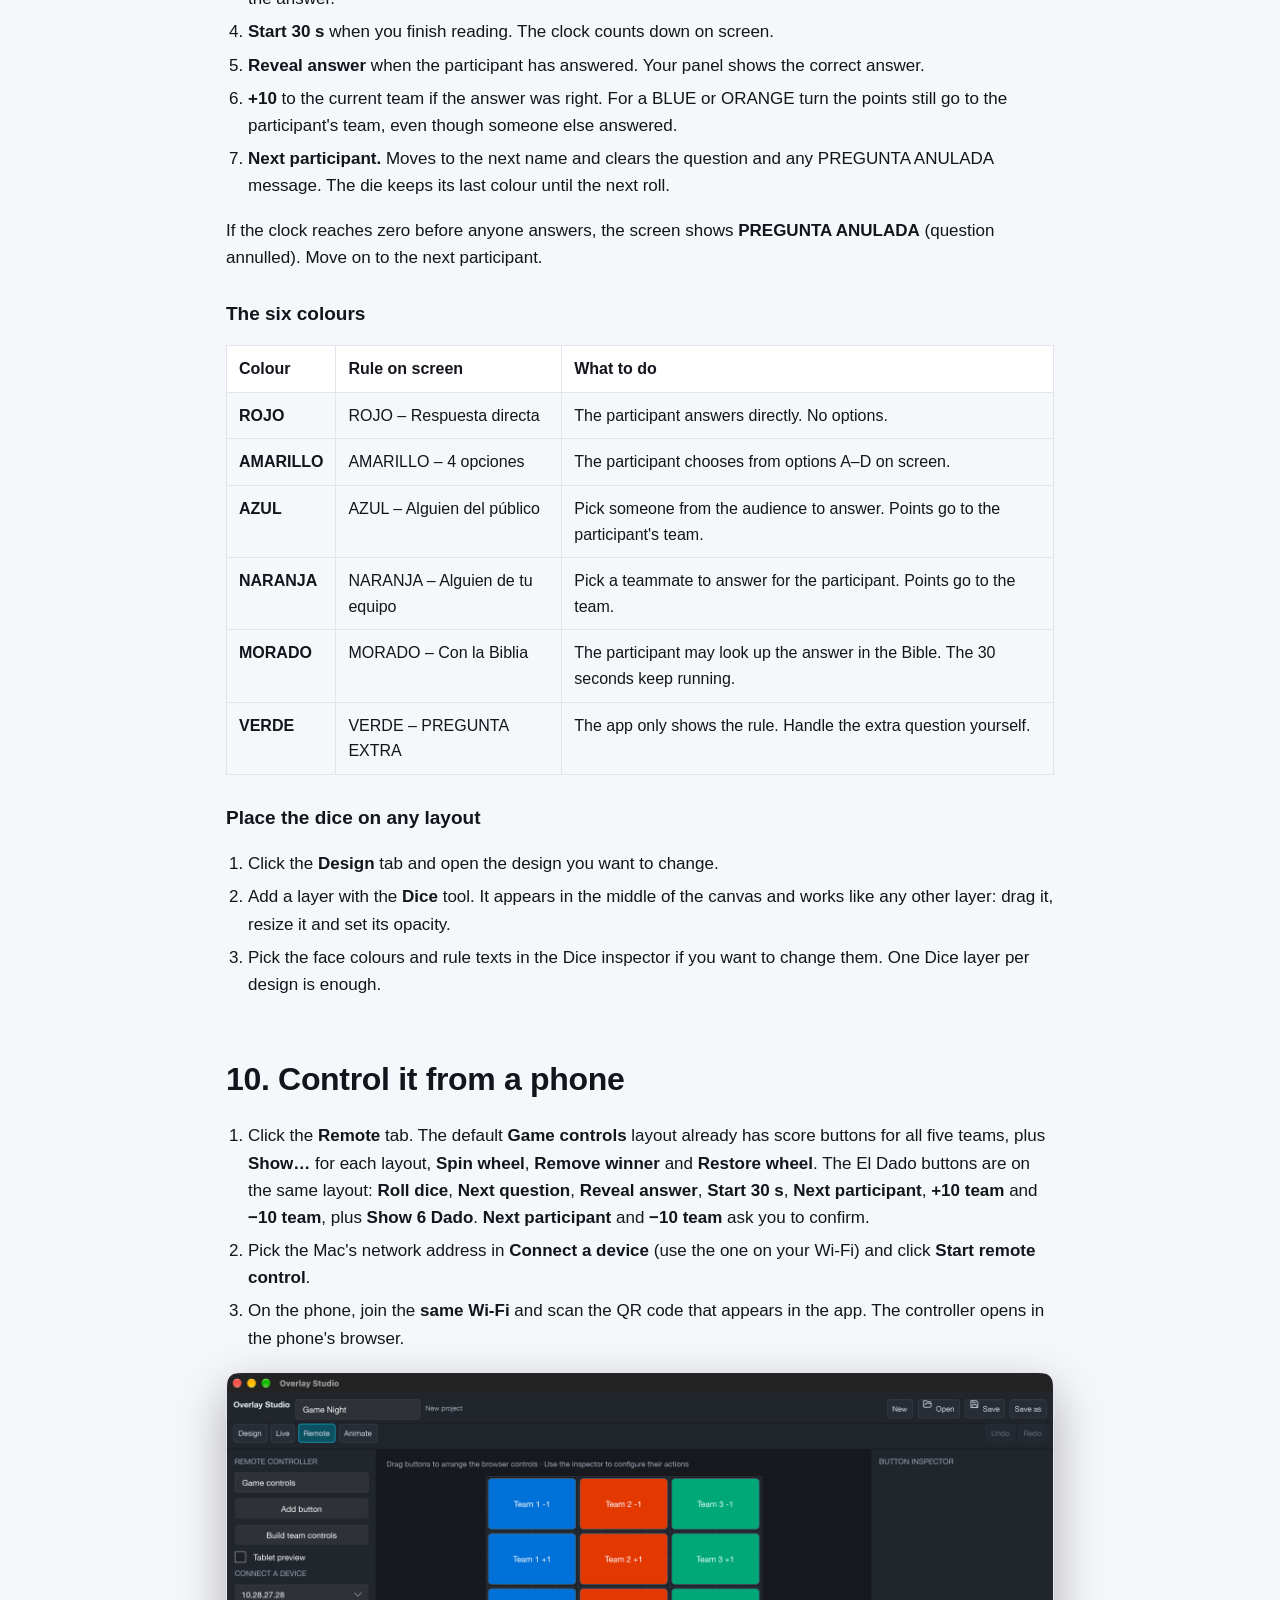
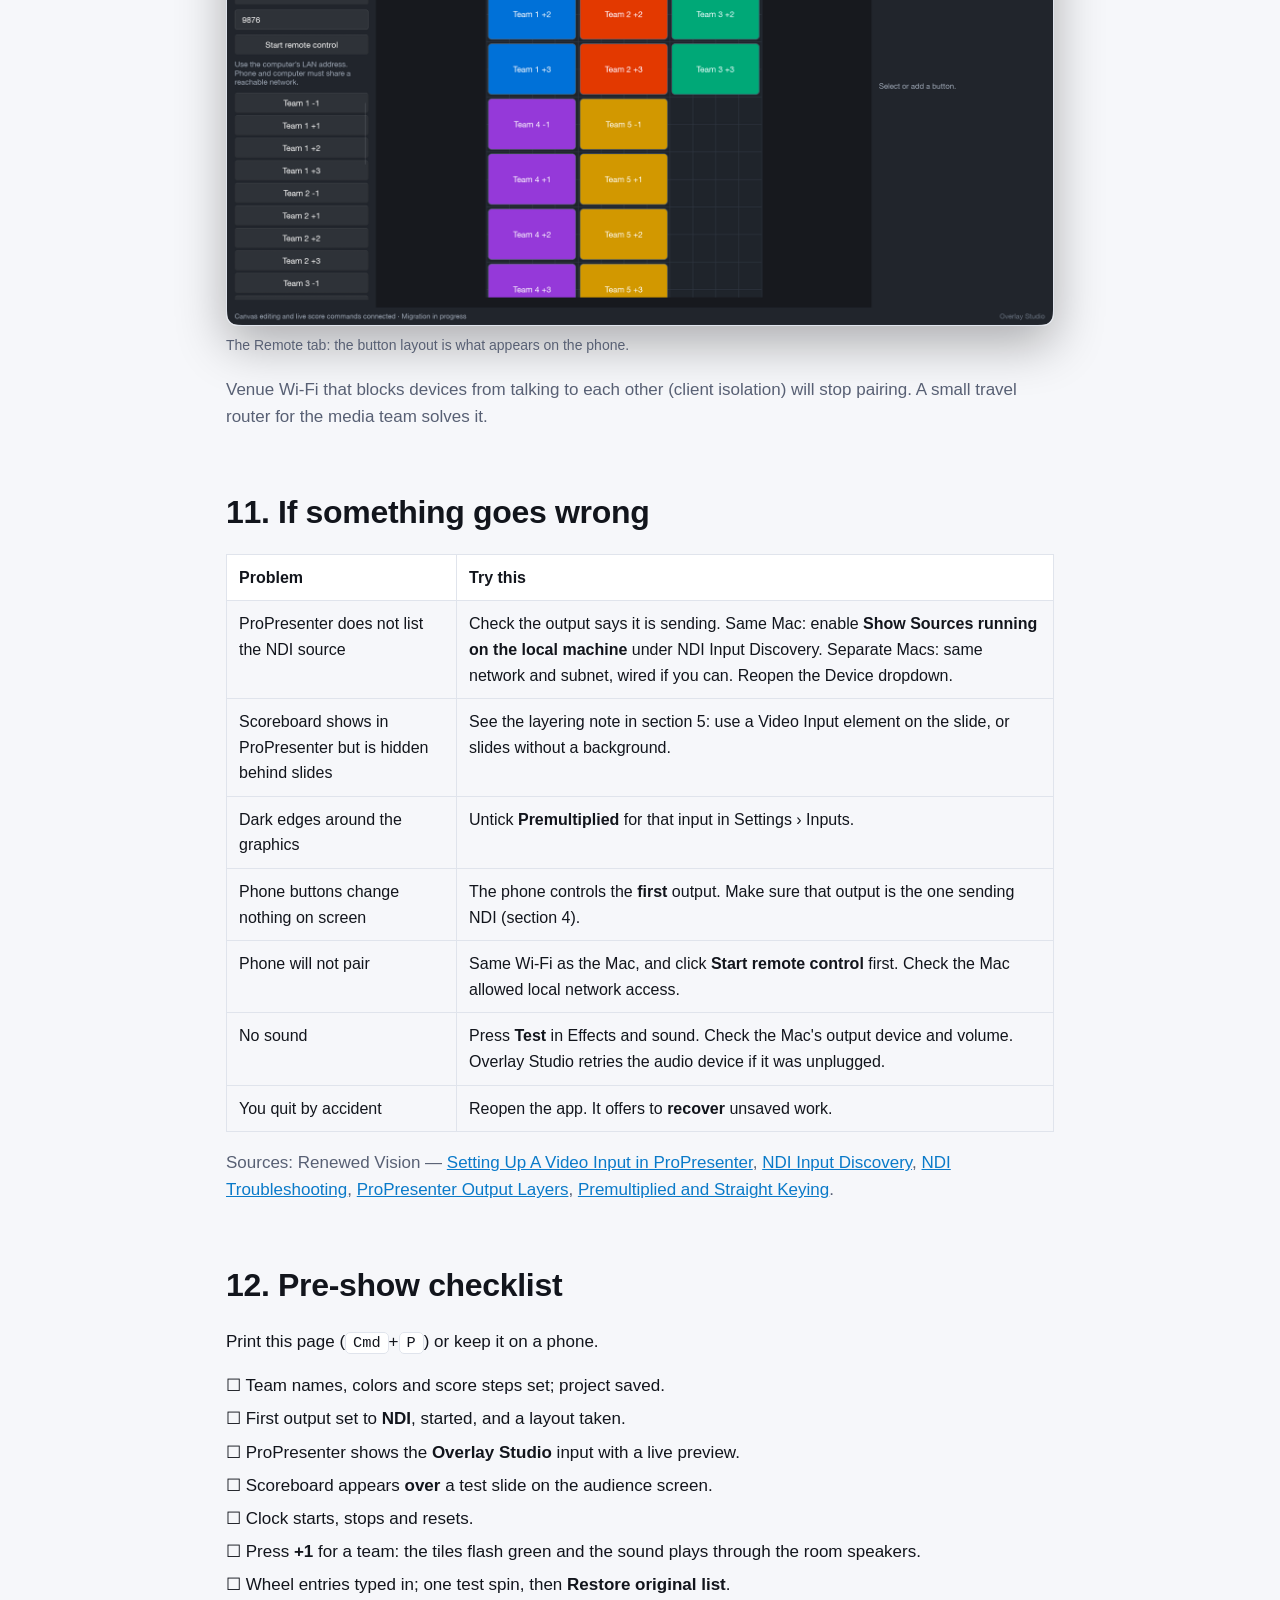
<file: docs/guides/game-night-propresenter.html>
<!doctype html>
<html lang="en"><head><meta charset="utf-8"><meta name="viewport" content="width=device-width,initial-scale=1">
<title>Game night with ProPresenter &mdash; Overlay Studio how-to</title>
<meta name="description" content="Step-by-step how-to for church volunteers: send the Overlay Studio game night scoreboard, wheel and effects into ProPresenter over NDI.">
<meta property="og:image" content="img/gn-live.png">
<style>
:root{--bg:#0b0d12;--panel:#141821;--line:#232937;--text:#e8ebf2;--mute:#9aa3b5;--accent:#4cc2ff;--accent2:#7c5cff}
@media (prefers-color-scheme:light){:root{--bg:#f6f7fa;--panel:#fff;--line:#e0e4ec;--text:#12151c;--mute:#586074;--accent:#0a7ac9;--accent2:#5b3fe0}}
*{box-sizing:border-box}
body{margin:0;background:var(--bg);color:var(--text);font:17px/1.6 -apple-system,BlinkMacSystemFont,"Inter","Segoe UI",sans-serif}
a{color:var(--accent)}
.wrap{max-width:1080px;margin:0 auto;padding:0 16px}
nav{display:flex;justify-content:space-between;align-items:center;padding:20px 0}
nav b{font-size:18px;letter-spacing:.2px}
nav a{color:var(--mute);text-decoration:none;margin-left:20px;font-size:15px}
.hero{text-align:center;padding:56px 0 40px}
.hero h1{font-size:clamp(34px,6vw,60px);line-height:1.08;margin:0 0 18px;letter-spacing:-.02em}
.hero h1 span{background:linear-gradient(90deg,var(--accent),var(--accent2));-webkit-background-clip:text;background-clip:text;color:transparent}
.hero p{max-width:640px;margin:0 auto 28px;color:var(--mute);font-size:19px}
.btn{display:inline-block;padding:13px 24px;border-radius:10px;font-weight:600;text-decoration:none;margin:4px}
.btn.p{background:linear-gradient(90deg,var(--accent),var(--accent2));color:#fff}
.btn.s{border:1px solid var(--line);color:var(--text);background:var(--panel)}
.shot{border:1px solid var(--line);border-radius:14px;overflow:hidden;box-shadow:0 30px 80px rgba(0,0,0,.35);background:var(--panel)}
.shot img{display:block;width:100%;height:auto}
.hero .shot{margin-top:36px}
section{padding:64px 0}
h2{font-size:clamp(26px,4vw,38px);letter-spacing:-.01em;margin:0 0 10px}
.lead{color:var(--mute);margin:0 0 32px;max-width:640px}
.grid{display:grid;grid-template-columns:repeat(auto-fit,minmax(240px,1fr));gap:16px}
.card{background:var(--panel);border:1px solid var(--line);border-radius:12px;padding:22px}
.card h3{margin:0 0 6px;font-size:18px}
.card p{margin:0;color:var(--mute);font-size:15px}
.row{display:grid;grid-template-columns:1fr 1.3fr;gap:36px;align-items:center;margin-bottom:64px}
.row.rev{grid-template-columns:1.3fr 1fr}.row.rev .txt{order:2}
.row p{color:var(--mute)}
.steps{counter-reset:s;list-style:none;padding:0;display:grid;gap:12px}
.steps li{counter-increment:s;background:var(--panel);border:1px solid var(--line);border-radius:12px;padding:16px 18px 16px 58px;position:relative}
.steps li::before{content:counter(s);position:absolute;left:16px;top:14px;width:30px;height:30px;border-radius:50%;background:linear-gradient(135deg,var(--accent),var(--accent2));color:#fff;display:grid;place-items:center;font-weight:700;font-size:14px}
.cta{text-align:center;background:var(--panel);border:1px solid var(--line);border-radius:18px;padding:56px 20px}
footer{padding:36px 0 48px;color:var(--mute);font-size:14px;text-align:center}
@media(max-width:760px){.row,.row.rev{grid-template-columns:1fr}.row.rev .txt{order:0}nav a{margin-left:12px}}

.doc{max-width:860px;margin:0 auto}
.doc h1{font-size:clamp(30px,5vw,46px);line-height:1.1;margin:10px 0 14px;letter-spacing:-.02em}
.doc h2{margin:56px 0 10px;font-size:clamp(24px,3.6vw,32px)}
.doc h3{margin:28px 0 6px;font-size:19px}
.doc p,.doc li{color:var(--text)}
.doc .mute{color:var(--mute)}
.doc ol,.doc ul{padding-left:22px}.doc li{margin:6px 0}
.doc figure{margin:20px 0}.doc figure img{display:block;width:100%;height:auto;border:1px solid var(--line);border-radius:12px;box-shadow:0 18px 50px rgba(0,0,0,.3)}
.doc figcaption{color:var(--mute);font-size:14px;margin-top:8px}
.note{border-left:4px solid var(--accent);background:var(--panel);border-radius:8px;padding:12px 16px;margin:18px 0}
.warn{border-left-color:#ffb020}
.note b:first-child{display:block;margin-bottom:2px}
table{border-collapse:collapse;width:100%;margin:16px 0;font-size:16px}th,td{border:1px solid var(--line);padding:10px 12px;text-align:left;vertical-align:top}th{background:var(--panel)}
.check li{list-style:none;margin-left:-22px}.check li::before{content:"\2610  "}
kbd{background:var(--panel);border:1px solid var(--line);border-radius:5px;padding:1px 7px;font-size:.9em}
.toc{background:var(--panel);border:1px solid var(--line);border-radius:12px;padding:14px 22px;margin:22px 0}.toc ol{margin:0}
@media print{body{background:#fff;color:#000;font-size:12pt}.doc figure img{box-shadow:none}nav,footer{display:none}h2{break-after:avoid}figure{break-inside:avoid}}
</style></head><body>
<div class="wrap doc">
<nav><b><a href="../" style="color:inherit;text-decoration:none">Overlay Studio</a></b><div><a href="../">Home</a><a href="https://github.com/juandozuna/overlay-studio/releases/latest">Download</a></div></nav>
<p class="mute" style="margin:30px 0 0">How-to guide for volunteers &middot; Overlay Studio 0.4.0 &middot; ProPresenter 7 / 20</p>
<h1>Run a game night with Overlay Studio and ProPresenter</h1>
<p class="lead">A five-team scoreboard, a prize wheel, score effects and sounds, all dropped on top of your ProPresenter slides and run from a phone. No design skills needed: the Game Night project is ready the moment you open the app.</p>

<div class="toc"><b>On this page</b><ol>
<li><a href="#need">What you need</a></li>
<li><a href="#install">Install Overlay Studio</a></li>
<li><a href="#teams">Name your teams</a></li>
<li><a href="#ndi">Start the NDI output</a></li>
<li><a href="#pp">Bring it into ProPresenter</a></li>
<li><a href="#run">Run the night</a></li>
<li><a href="#wheel">The prize wheel</a></li>
<li><a href="#fx">Score effects and sounds</a></li>
<li><a href="#dado">El Dado</a></li>
<li><a href="#phone">Control it from a phone</a></li>
<li><a href="#fix">If something goes wrong</a></li>
<li><a href="#checklist">Pre-show checklist</a></li>
</ol></div>

<h2 id="need">1. What you need</h2>
<ul>
<li>A Mac running macOS 13 or newer. Overlay Studio and ProPresenter can run on the <b>same Mac</b> or on two Macs on the same network.</li>
<li>ProPresenter 7 or newer (these steps were checked against Renewed Vision's documentation for ProPresenter 20).</li>
<li>Optional: a phone or iPad on the same Wi-Fi as the Mac, to run the game from the room.</li>
<li>Optional: your own sound effects (wav, mp3, ogg or flac files).</li>
</ul>
<div class="note"><b>How it works in one sentence</b>Overlay Studio draws the scoreboard with a see-through background and sends it over your network as an <b>NDI</b> video source; ProPresenter receives that source as a <b>Video Input</b> and shows it over your slides.</div>

<h2 id="install">2. Install Overlay Studio</h2>
<ol>
<li>Download <b>Overlay-Studio.dmg</b> from the <a href="https://github.com/juandozuna/overlay-studio/releases/latest">latest release</a>.</li>
<li>Open the DMG and drag <b>Overlay Studio</b> into <b>Applications</b>.</li>
<li>Open it. If macOS says it cannot verify the app, right-click the app, choose <b>Open</b>, then <b>Open</b> again. You only do this once.</li>
<li>If macOS asks to allow <b>local network</b> access, click <b>Allow</b>. NDI and the phone remote need it.</li>
</ol>
<p>The app opens on a ready-made project called <b>Game Night</b>: five teams, five layouts, a clock and a prize wheel.</p>
<figure><img src="img/gn-design.png" alt="Overlay Studio Design workspace showing the Game Night full grid layout" loading="lazy"><figcaption>The Design tab. You do not need it on game night; the five layouts are already built.</figcaption></figure>

<h2 id="teams">3. Name your teams</h2>
<ol>
<li>Click the <b>Live</b> tab, then <b>Game setup</b> (it becomes <b>Finish setup</b>).</li>
<li>For each team change the <b>Label</b> (the name shown on screen), pick a <b>Team color</b>, and check the <b>Steps</b> (the score buttons, for example <kbd>-1, 1, 2, 3</kbd>).</li>
<li>Click <b>Finish setup</b>. Team colors recolor all five layouts at once.</li>
<li>Choose <b>Save as</b> and keep the file, for example <i>Friday Game Night.overlay</i>, so you can reopen it next time.</li>
</ol>
<figure><img src="img/gn-setup.png" alt="Game setup with team label, color and steps" loading="lazy"><figcaption>Game setup: label, color and score steps for each team.</figcaption></figure>

<h2 id="ndi">4. Start the NDI output</h2>
<p>An <b>output</b> is a channel that sends the picture out of Overlay Studio. You will start one as NDI.</p>
<ol>
<li>In <b>Live</b>, look at the <b>Outputs</b> column on the right. The first output is <b>Overlay Studio &bull; Broadcast</b>. Change its protocol dropdown from <b>Syphon</b> to <b>NDI</b>.</li>
<li>Check the layout dropdown (for example <b>1 Full grid</b>), then click <b>Start output</b>. The status changes from <i>Stopped</i> to sending.</li>
<li>Click <b>Take design</b> to put the chosen layout on the output.</li>
</ol>
<figure><img src="img/gn-live.png" alt="Overlay Studio Live workspace with designs, scores and outputs" loading="lazy"><figcaption>The Live tab: layouts on the left, preview in the middle, outputs on the right.</figcaption></figure>
<div class="note warn"><b>Why the first output?</b>The phone's <i>Show&hellip;</i> buttons always switch the <b>first</b> output. If you leave that one on Syphon and send NDI from the second output (<b>Overlay Studio &bull; Venue</b>), the phone will change a layout ProPresenter is not receiving. Using the first output for NDI avoids this.</div>
<p class="mute"><b>Hide</b> sends a fully see-through picture without stopping the output. It is the quick way to clear the scoreboard from the screens.</p>

<h2 id="pp">5. Bring it into ProPresenter</h2>
<p>Do this once, then every game night only needs steps 4 and 6.</p>
<h3>Add the input</h3>
<ol>
<li>Leave Overlay Studio's NDI output running.</li>
<li>In ProPresenter open <b>ProPresenter &rsaquo; Settings &rsaquo; Inputs</b> and choose the <b>Video Inputs</b> tab.</li>
<li>Click <b>+</b> above <b>Add Video Input</b>.</li>
</ol>
<figure><img src="img/pp-1-inputs.png" alt="Illustration of the ProPresenter Settings, Inputs, Video Inputs tab" loading="lazy"><figcaption>Settings &rsaquo; Inputs &rsaquo; Video Inputs. (Illustration of the steps, not a screenshot of ProPresenter.)</figcaption></figure>
<ol start="4">
<li>Select the new input, open the <b>Device</b> dropdown and choose the <b>Overlay Studio &bull; Broadcast</b> NDI source. Its name usually starts with your Mac's name.</li>
<li>A live preview of the scoreboard should appear. If it asks for a resolution and frame rate, choose <b>1920&times;1080</b> and <b>30</b>.</li>
<li>Give it a name you will recognize, such as <b>Overlay Studio</b>.</li>
</ol>
<figure><img src="img/pp-2-device.png" alt="Illustration of choosing the Overlay Studio NDI source in the Device dropdown" loading="lazy"><figcaption>Pick the Overlay Studio NDI source and check the live preview. (Illustration.)</figcaption></figure>
<div class="note warn"><b>Source not in the list?</b>Same Mac for both apps: open the <b>NDI Input Discovery</b> settings in ProPresenter and turn on <b>Show Sources running on the local machine</b>. Separate Macs: make sure both are on the same network and subnet. More in <a href="#fix">If something goes wrong</a>.</div>
<h3>Show it on the screens</h3>
<ol start="7">
<li>In the Media Bin open the <b>Video Input Playlist</b> and click <b>Overlay Studio</b>. Your scoreboard appears on the audience screens.</li>
<li>You can also add it as a <b>Video Input Action</b> on a slide or macro, or as a <b>Video Input</b> element in the Slide Editor, so it appears when you click that slide.</li>
</ol>
<figure><img src="img/pp-3-trigger.png" alt="Illustration of triggering the Overlay Studio video input from the Video Input Playlist" loading="lazy"><figcaption>Trigger the input from the Video Input Playlist. (Illustration.)</figcaption></figure>
<div class="note warn"><b>Layering: rehearse this once</b>ProPresenter draws a Video Input on its own <i>Video Input layer</i>, which sits <b>below</b> the Slide layer. A slide with a background or text can cover it. For a scoreboard that sits on top of slides, put it on the slide as a <b>Video Input element</b> (Slide Editor) or use slides without a background, and run through it before the event. Renewed Vision describes the layers in <i>ProPresenter Output Layers</i>.</div>
<div class="note"><b>Edges look dark or fringed?</b>Overlay Studio sends see-through areas (alpha). If you see a dark outline, open the input in <b>Settings &rsaquo; Inputs</b> and untick <b>Premultiplied</b> for that input (see Renewed Vision's <i>Premultiplied and Straight Keying</i>).</div>

<h2 id="run">6. Run the night</h2>
<p>All of this happens in Overlay Studio's <b>Live</b> tab.</p>
<h3>Pick a layout</h3>
<p>Click a layout under <b>Designs</b>, then <b>Take design</b> to put it on the output. Or use the <b>Show&hellip;</b> buttons on the phone.</p>
<table><tr><th>Layout</th><th>Use it when</th></tr>
<tr><td><b>1 Full grid</b></td><td>Introductions and the big reveal: all five teams, large scores and the clock.</td></tr>
<tr><td><b>2 Top bar</b></td><td>During a round, keeping the middle of the screen free for questions or video.</td></tr>
<tr><td><b>3 Bottom strip</b></td><td>Lyrics, trivia slides or video above, scores along the bottom.</td></tr>
<tr><td><b>4 Side stack</b></td><td>Slides on the right, scores stacked down the left.</td></tr>
<tr><td><b>5 Wheel stage</b></td><td>The prize wheel in the middle with team scores along the bottom.</td></tr></table>
<h3>Keep score and time</h3>
<ul>
<li>Under <b>Live scores</b> every team has buttons (for example <kbd>-1</kbd> <kbd>+1</kbd> <kbd>+2</kbd> <kbd>+3</kbd>). Click once per change; the number updates on screen at once.</li>
<li>Under <b>Clocks</b> use <b>Start</b>, <b>Reset</b> and the <kbd>&minus;10s</kbd> <kbd>+10s</kbd> <kbd>+60s</kbd> buttons for the game clock.</li>
<li>A wrong click? Use <b>Undo</b> at the top right.</li>
</ul>

<h2 id="wheel">7. The prize wheel</h2>
<ol>
<li>In <b>Live</b> scroll the left column to <b>Wheel</b>. Type your choices into <b>Entries</b>, one per line (it starts with ideas like Trivia round and Charades).</li>
<li>Click <b>5 Wheel stage</b>, then <b>Take design</b>.</li>
<li>Click <b>Spin</b>. The wheel turns, slows and lands; the winner's name shows above it.</li>
<li>Click <b>Remove winner</b> to take that entry off so it cannot be picked twice. <b>Restore original list</b> puts every entry back.</li>
</ol>
<p>Under the buttons you can change the <b>Pointer</b> style, <b>Slices</b> style, <b>Palette</b>, spin time in seconds and confetti.</p>
<figure><img src="img/gn-wheel.png" alt="Wheel panel with entries, Spin, Remove winner and Restore original list" loading="lazy"><figcaption>The Wheel panel in the Live tab.</figcaption></figure>

<h2 id="fx">8. Score effects and sounds</h2>
<p>Every point added tints that team's tiles <b>green</b>, every point removed tints them <b>black</b>, then they ease back. Each layout has its own style (flash and pop, sweep, wipe, shake or sparkle burst). In <b>Live &rsaquo; Effects and sound</b> you can:</p>
<ul>
<li>Choose the colors, how long the effect lasts and the overall volume.</li>
<li>Pick the sound for <b>Point added</b>, <b>Point removed</b>, <b>Wheel spin</b>, <b>Wheel lands</b> and <b>Wheel remove</b>. Press <b>Test</b> next to each to hear it.</li>
<li>Give a team its own sound under <b>Per-team sounds</b> (it overrides the global choice).</li>
<li>Import your own wav, mp3, ogg or flac files. Imported sounds are saved inside the project file.</li>
</ul>
<figure><img src="img/gn-effects.png" alt="Effects and sound panel with sound pickers and Test buttons" loading="lazy"><figcaption>Sound pickers and per-team overrides.</figcaption></figure>
<div class="note warn"><b>Where the sound comes out</b>Overlay Studio plays sounds from the Mac it runs on, through that Mac's normal audio output. NDI carries the picture only. Connect that Mac's audio output to your sound system (or mixer) and test it before doors open.</div>

<h2 id="dado">9. El Dado</h2>
<p>El Dado is the dice round of the Bible competition. Each participant rolls a six-colour die, the colour decides how their question is answered, and the question appears on the audience screen. You run it from the <b>Live</b> tab, from the phone, or both.</p>
<figure><img src="img/dado-stage.png" alt="6 Dado design with the die, the question, options A to D, the rule banner, the timer and the team chips" loading="lazy"><figcaption>The 6 Dado design on a yellow roll: question on top, options A&ndash;D around the die, rule banner, turn card and 30 s clock. (Sample data, not real questions.)</figcaption></figure>
<figure><img src="img/dado-live.png" alt="Live tab with the El Dado panel and the 6 Dado preview" loading="lazy"><figcaption>The Live tab: the El Dado panel in the left column runs the turn; the host-only answer is marked and never shown on the stream.</figcaption></figure>
<figure><img src="img/dado-design.png" alt="Design tab with the Dice creation tool in the Create group" loading="lazy"><figcaption>In Design, the <b>Dice</b> tool adds the die to any layout.</figcaption></figure>

<h3>Load the questions</h3>
<ol>
<li>Start from the template <b>examples/El Dado Questions Template.csv</b>, found in the Overlay Studio project's <i>examples</i> folder. Replace the placeholder rows with your own questions. Each row has the columns <b>book, reference, question, a, b, c, d, correct</b>.</li>
<li>Save the file as <b>CSV UTF-8</b> (in Excel or Numbers, choose that format). If a question contains a comma, the template shows how to put quotation marks around that cell.</li>
<li>In <b>Live</b>, find the <b>El Dado</b> section in the left column, open the question bank and click <b>Import questions (CSV)…</b>. The app says how many questions it loaded. If the file is refused, the app tells you why and keeps the questions it already has.</li>
</ol>
<p class="mute">Used questions are remembered, so nobody gets the same question twice. Use the <b>book</b> filter to draw only from one book.</p>

<h3>Set up the participants</h3>
<ol>
<li>In <b>Game setup</b>, type each team's participants under that team, one name per line, in the order they will play.</li>
<li>The El Dado section shows whose turn it is, for example <i>Team 2 &middot; Participant 3 of 5</i>.</li>
</ol>

<h3>Take the 6 Dado design</h3>
<p>Under <b>Designs</b> click <b>6 Dado</b>, then <b>Take design</b>. It shows the die in the middle, the rule and the question, the timer, and the five team chips along the bottom.</p>

<h3>Run a turn</h3>
<ol>
<li><b>Roll.</b> Click <b>Roll</b> (on the desk or on the phone). The die tumbles and stops on a colour, and the rule for that colour appears.</li>
<li><b>Next question.</b> Draws a question nobody has had yet. The question appears on screen. The A&ndash;D options appear only when the colour is AMARILLO.</li>
<li><b>Read it aloud.</b> The correct answer and the reference show on your panel only. The audience never sees the answer.</li>
<li><b>Start 30 s</b> when you finish reading. The clock counts down on screen.</li>
<li><b>Reveal answer</b> when the participant has answered. Your panel shows the correct answer.</li>
<li><b>+10</b> to the current team if the answer was right. For a BLUE or ORANGE turn the points still go to the participant's team, even though someone else answered.</li>
<li><b>Next participant.</b> Moves to the next name and clears the question and any PREGUNTA ANULADA message. The die keeps its last colour until the next roll.</li>
</ol>
<p>If the clock reaches zero before anyone answers, the screen shows <b>PREGUNTA ANULADA</b> (question annulled). Move on to the next participant.</p>

<h3>The six colours</h3>
<table><tr><th>Colour</th><th>Rule on screen</th><th>What to do</th></tr>
<tr><td><b>ROJO</b></td><td>ROJO &ndash; Respuesta directa</td><td>The participant answers directly. No options.</td></tr>
<tr><td><b>AMARILLO</b></td><td>AMARILLO &ndash; 4 opciones</td><td>The participant chooses from options A&ndash;D on screen.</td></tr>
<tr><td><b>AZUL</b></td><td>AZUL &ndash; Alguien del p&uacute;blico</td><td>Pick someone from the audience to answer. Points go to the participant's team.</td></tr>
<tr><td><b>NARANJA</b></td><td>NARANJA &ndash; Alguien de tu equipo</td><td>Pick a teammate to answer for the participant. Points go to the team.</td></tr>
<tr><td><b>MORADO</b></td><td>MORADO &ndash; Con la Biblia</td><td>The participant may look up the answer in the Bible. The 30 seconds keep running.</td></tr>
<tr><td><b>VERDE</b></td><td>VERDE &ndash; PREGUNTA EXTRA</td><td>The app only shows the rule. Handle the extra question yourself.</td></tr></table>

<h3>Place the dice on any layout</h3>
<ol>
<li>Click the <b>Design</b> tab and open the design you want to change.</li>
<li>Add a layer with the <b>Dice</b> tool. It appears in the middle of the canvas and works like any other layer: drag it, resize it and set its opacity.</li>
<li>Pick the face colours and rule texts in the Dice inspector if you want to change them. One Dice layer per design is enough.</li>
</ol>

<h2 id="phone">10. Control it from a phone</h2>
<ol>
<li>Click the <b>Remote</b> tab. The default <b>Game controls</b> layout already has score buttons for all five teams, plus <b>Show&hellip;</b> for each layout, <b>Spin wheel</b>, <b>Remove winner</b> and <b>Restore wheel</b>. The El Dado buttons are on the same layout: <b>Roll dice</b>, <b>Next question</b>, <b>Reveal answer</b>, <b>Start 30 s</b>, <b>Next participant</b>, <b>+10 team</b> and <b>−10 team</b>, plus <b>Show 6 Dado</b>. <b>Next participant</b> and <b>−10 team</b> ask you to confirm.</li>
<li>Pick the Mac's network address in <b>Connect a device</b> (use the one on your Wi-Fi) and click <b>Start remote control</b>.</li>
<li>On the phone, join the <b>same Wi-Fi</b> and scan the QR code that appears in the app. The controller opens in the phone's browser.</li>
</ol>
<figure><img src="img/gn-remote.png" alt="Remote workspace with the Game controls button layout and Connect a device panel" loading="lazy"><figcaption>The Remote tab: the button layout is what appears on the phone.</figcaption></figure>
<p class="mute">Venue Wi-Fi that blocks devices from talking to each other (client isolation) will stop pairing. A small travel router for the media team solves it.</p>

<h2 id="fix">11. If something goes wrong</h2>
<table><tr><th>Problem</th><th>Try this</th></tr>
<tr><td>ProPresenter does not list the NDI source</td><td>Check the output says it is sending. Same Mac: enable <b>Show Sources running on the local machine</b> under NDI Input Discovery. Separate Macs: same network and subnet, wired if you can. Reopen the Device dropdown.</td></tr>
<tr><td>Scoreboard shows in ProPresenter but is hidden behind slides</td><td>See the layering note in section 5: use a Video Input element on the slide, or slides without a background.</td></tr>
<tr><td>Dark edges around the graphics</td><td>Untick <b>Premultiplied</b> for that input in Settings &rsaquo; Inputs.</td></tr>
<tr><td>Phone buttons change nothing on screen</td><td>The phone controls the <b>first</b> output. Make sure that output is the one sending NDI (section 4).</td></tr>
<tr><td>Phone will not pair</td><td>Same Wi-Fi as the Mac, and click <b>Start remote control</b> first. Check the Mac allowed local network access.</td></tr>
<tr><td>No sound</td><td>Press <b>Test</b> in Effects and sound. Check the Mac's output device and volume. Overlay Studio retries the audio device if it was unplugged.</td></tr>
<tr><td>You quit by accident</td><td>Reopen the app. It offers to <b>recover</b> unsaved work.</td></tr></table>
<p class="mute">Sources: Renewed Vision &mdash; <a href="https://support.renewedvision.com/hc/en-us/articles/360053482973-Setting-Up-A-Video-Input-in-ProPresenter">Setting Up A Video Input in ProPresenter</a>, <a href="https://support.renewedvision.com/hc/en-us/articles/32161719466643-NDI-Input-Discovery">NDI Input Discovery</a>, <a href="https://support.renewedvision.com/hc/en-us/articles/4403014667283-NDI-Troubleshooting">NDI Troubleshooting</a>, <a href="https://support.renewedvision.com/hc/en-us/articles/13634000690323-ProPresenter-Output-Layers">ProPresenter Output Layers</a>, <a href="https://support.renewedvision.com/hc/en-us/articles/18438961234835-Premultiplied-and-Straight-Keying">Premultiplied and Straight Keying</a>.</p>

<h2 id="checklist">12. Pre-show checklist</h2>
<p>Print this page (<kbd>Cmd</kbd>+<kbd>P</kbd>) or keep it on a phone.</p>
<ul class="check">
<li>Team names, colors and score steps set; project saved.</li>
<li>First output set to <b>NDI</b>, started, and a layout taken.</li>
<li>ProPresenter shows the <b>Overlay Studio</b> input with a live preview.</li>
<li>Scoreboard appears <b>over</b> a test slide on the audience screen.</li>
<li>Clock starts, stops and resets.</li>
<li>Press <b>+1</b> for a team: the tiles flash green and the sound plays through the room speakers.</li>
<li>Wheel entries typed in; one test spin, then <b>Restore original list</b>.</li>
<li>Phone paired; <b>Show&hellip;</b> and <b>Spin wheel</b> buttons work.</li>
<li>El Dado: question bank imported (the count shows in the panel) and the placeholder rows replaced.</li>
<li>Participants typed in for each team, in playing order.</li>
<li>6 Dado design taken; one test roll and one test question on screen, with no answer showing for the audience.</li>
<li>Clock shows the 30 s countdown and <b>PREGUNTA ANULADA</b> on the audience screen.</li>
<li>Test questions used during rehearsal? Press <b>Reset used questions</b> before the real game.</li>
<li>Scores reset to 0 and clock reset before doors open.</li>
<li>A second person knows how to <b>Hide</b> the scoreboard in an emergency.</li>
</ul>
</div>
<footer>Overlay Studio &middot; <a href="../">Home</a> &middot; NDI&reg; is a trademark of Vizrt NDI AB.</footer>
</body></html>
</file>
<file: design/ui-v2/prototype.css>
:root {
  color-scheme: dark;
  --bg: #15171b;
  --panel: #202329;
  --raised: #292d34;
  --line: #343943;
  --text: #e3e7ed;
  --muted: #969fac;
  --accent: #79b7ff;
  --selected: #294465;
  --green: #63d49b;
  --orange: #e6b16c;
  --radius: 5px;
  font-family: -apple-system, BlinkMacSystemFont, "Segoe UI", sans-serif;
  font-size: 13px;
}
* {
  box-sizing: border-box;
}
body {
  margin: 0;
  background: var(--bg);
  color: var(--text);
  min-width: 1080px;
  height: 100vh;
  overflow: hidden;
}
button,
input,
select {
  font: inherit;
  color: inherit;
}
button {
  border: 1px solid transparent;
  background: transparent;
  border-radius: var(--radius);
  cursor: pointer;
  display: inline-flex;
  align-items: center;
  justify-content: center;
  gap: 7px;
  min-height: 28px;
  padding: 5px 10px;
  white-space: nowrap;
}
button:hover {
  background: var(--raised);
}
button:focus-visible,
input:focus-visible,
select:focus-visible {
  outline: 2px solid var(--accent);
  outline-offset: 2px;
}
img {
  width: 16px;
  height: 16px;
  filter: invert(0.9);
}
button.active {
  background: var(--selected);
  color: #cfe5ff;
  border-color: #476689;
}
button:disabled {
  opacity: 0.45;
  cursor: default;
}
.primary {
  background: #396aab;
  border-color: #5282c1;
}
.primary:hover {
  background: #477eba;
}
.subtle {
  background: #2c3038;
  border-color: #3a414b;
}
.icon-button {
  width: 30px;
  padding: 5px;
}
.titlebar {
  height: 41px;
  padding: 0 14px;
  display: flex;
  align-items: center;
  justify-content: space-between;
  background: #1a1d22;
  border-bottom: 1px solid var(--line);
}
.brand,
.title-actions,
.workspace-actions {
  display: flex;
  gap: 10px;
  align-items: center;
}
.brand strong {
  font-size: 13px;
  font-weight: 600;
}
.concept {
  font-size: 9px;
  letter-spacing: 0.08em;
  color: var(--orange);
  border: 1px solid #6d5235;
  padding: 3px 5px;
  border-radius: 3px;
}
.project-name {
  font-size: 12px;
}
.muted {
  color: var(--muted);
}
.workspace-bar {
  height: 43px;
  display: flex;
  align-items: center;
  justify-content: space-between;
  padding: 0 14px;
  background: #202329;
  border-bottom: 1px solid var(--line);
}
.workspace-tabs {
  height: 100%;
  display: flex;
  gap: 5px;
}
.workspace-tabs button {
  padding: 8px 17px;
  min-height: 36px;
  border-radius: 0;
  border-bottom: 2px solid transparent;
  color: var(--muted);
}
.workspace-tabs button[aria-selected="true"] {
  border-bottom-color: var(--accent);
  color: #e5efff;
  background: #2b3340;
}
.output-indicator {
  font-size: 11px;
  color: var(--muted);
  display: flex;
  align-items: center;
  gap: 6px;
}
.output-indicator i {
  width: 6px;
  height: 6px;
  background: #69717e;
  border-radius: 50%;
}
.divider {
  display: inline-block;
  height: 16px;
  width: 1px;
  background: var(--line);
  margin: 0 5px;
  vertical-align: middle;
}
#workspace {
  height: calc(100vh - 110px);
  display: grid;
  grid-template-columns: 44px 208px minmax(450px, 1fr) 260px;
  overflow: hidden;
}
.tool-rail {
  border-right: 1px solid var(--line);
  background: #1b1e23;
  display: flex;
  align-items: center;
  flex-direction: column;
  padding: 10px 0;
  gap: 6px;
}
.tool-rail .divider {
  width: 24px;
  height: 1px;
  margin: 5px;
}
.tool-rail button {
  height: 32px;
}
.sidebar,
.inspector {
  background: var(--panel);
  overflow: auto;
}
.sidebar {
  border-right: 1px solid var(--line);
}
.inspector {
  border-left: 1px solid var(--line);
}
.panel-title {
  display: flex;
  justify-content: space-between;
  align-items: center;
  height: 36px;
  padding: 0 12px;
  font-weight: 600;
  font-size: 12px;
  border-bottom: 1px solid var(--line);
}
.panel-title .muted {
  font-weight: 400;
  font-size: 11px;
}
.mini-tabs {
  display: flex;
  gap: 3px;
  padding: 7px 8px;
  border-bottom: 1px solid var(--line);
}
.mini-tabs button {
  padding: 4px 9px;
  font-size: 11px;
}
.section {
  padding: 12px;
  border-bottom: 1px solid var(--line);
}
.section-title {
  display: flex;
  justify-content: space-between;
  font-size: 11px;
  font-weight: 600;
  color: #cbd3de;
  margin-bottom: 10px;
}
.section-title img {
  width: 13px;
  height: 13px;
}
.design-thumb {
  width: 100%;
  height: 84px;
  background: #16191e;
  border: 1px solid #465570;
  border-radius: 4px;
  display: flex;
  align-items: flex-end;
  padding: 12px;
  margin: 8px 0;
}
.thumb-score {
  height: 22px;
  display: flex;
  width: 100%;
  font-size: 8px;
  background: #1d3552;
  justify-content: space-around;
  align-items: center;
}
.design-label {
  font-size: 11px;
  display: flex;
  justify-content: space-between;
}
.search {
  display: flex;
  align-items: center;
  gap: 7px;
  color: var(--muted);
  padding: 7px;
  background: #191c21;
  border: 1px solid var(--line);
  border-radius: 4px;
  font-size: 11px;
  margin-bottom: 10px;
}
.search input {
  background: none;
  border: none;
  padding: 0;
  width: 100%;
  min-width: 0;
}
.layer-row {
  height: 32px;
  display: flex;
  align-items: center;
  gap: 8px;
  padding: 0 10px;
  width: 100%;
  justify-content: flex-start;
  border-radius: 0;
  font-size: 11px;
}
.layer-row.active {
  border: 0;
  background: var(--selected);
}
.layer-row .tail {
  margin-left: auto;
  opacity: 0.55;
}
.layer-row .indent {
  width: 7px;
}
.asset-grid {
  display: grid;
  grid-template-columns: 1fr 1fr;
  gap: 7px;
}
.asset {
  background: #151b27;
  height: 68px;
  border: 1px solid #404956;
  border-radius: 4px;
  padding: 7px;
  display: flex;
  flex-direction: column;
  justify-content: space-between;
  font-size: 10px;
}
.asset img {
  align-self: center;
  width: 24px;
  height: 24px;
  opacity: 0.5;
}
.asset-winner {
  background: linear-gradient(130deg, #234d70, #332144);
}
.center {
  min-width: 0;
  display: flex;
  flex-direction: column;
  overflow: hidden;
}
.canvas-toolbar {
  height: 38px;
  padding: 0 12px;
  display: flex;
  justify-content: space-between;
  align-items: center;
  border-bottom: 1px solid var(--line);
  font-size: 11px;
  background: #1c1f24;
}
.canvas-toolbar .tools {
  display: flex;
  gap: 5px;
  align-items: center;
}
.canvas-stage {
  flex: 1;
  min-height: 200px;
  padding: 26px 34px;
  background: #17191e;
  display: flex;
  align-items: center;
  justify-content: center;
  position: relative;
  overflow: hidden;
}
.ruler-top {
  position: absolute;
  top: 0;
  left: 20px;
  right: 0;
  height: 18px;
  color: #727b88;
  font-size: 9px;
  display: flex;
  justify-content: space-around;
  border-bottom: 1px solid #30343c;
  background: repeating-linear-gradient(
    90deg,
    transparent 0 39px,
    #3b414b 40px 41px
  );
  align-items: center;
}
.canvas-art {
  position: relative;
  width: 100%;
  max-height: 100%;
  aspect-ratio: 16/9;
  box-shadow:
    0 0 0 1px #566170,
    0 10px 35px #0005;
  background-color: #2b3039;
  background-image: conic-gradient(
    #343b46 25%,
    transparent 0 50%,
    #343b46 0 75%,
    transparent 0
  );
  background-size: 22px 22px;
}
.scoreboard-art {
  position: absolute;
  left: 7%;
  right: 7%;
  bottom: 12%;
  display: grid;
  grid-template-columns: 1fr 1.1fr 1fr;
  border-radius: 5px;
  background: #19283c;
  box-shadow: 0 3px 8px #0003;
  overflow: hidden;
  min-height: 42px;
}
.scoreboard-art > div {
  padding: 14px 16px;
  display: flex;
  align-items: center;
  justify-content: space-between;
  gap: 12px;
  font-size: clamp(10px, 1.1vw, 18px);
}
.scoreboard-art .home {
  background: #235f91;
}
.scoreboard-art .away {
  background: #8b4d35;
}
.scoreboard-art .clock-center {
  justify-content: center;
  font-variant-numeric: tabular-nums;
}
.scoreboard-art strong {
  font-size: clamp(19px, 2vw, 28px);
  font-weight: 600;
}
.canvas-selection {
  position: absolute;
  left: 9%;
  bottom: 14%;
  width: 21%;
  height: 11%;
  border: 1px solid #8bc4ff;
  pointer-events: none;
}
.canvas-selection::before,
.canvas-selection::after {
  content: "";
  width: 5px;
  height: 5px;
  background: #acd4ff;
  border: 1px solid #285c93;
  position: absolute;
  top: -3px;
  left: -3px;
}
.canvas-selection::after {
  left: auto;
  right: -3px;
  top: auto;
  bottom: -3px;
}
.canvas-hint {
  position: absolute;
  bottom: 7px;
  color: var(--muted);
  font-size: 10px;
}
.field {
  background: #171a1f;
  border: 1px solid #39404b;
  border-radius: 4px;
  min-height: 29px;
  padding: 5px 8px;
  width: 100%;
}
input.field {
  min-width: 0;
}
.two-fields {
  display: grid;
  grid-template-columns: 1fr 1fr;
  gap: 8px;
  margin-bottom: 9px;
}
.field-label {
  display: block;
  font-size: 10px;
  color: var(--muted);
  margin-bottom: 5px;
}
.inline-field {
  display: flex;
  align-items: center;
  gap: 8px;
}
.tiny-label {
  font-size: 10px;
  color: var(--muted);
  width: 16px;
}
.inspector select {
  width: 100%;
  border: 1px solid #39404b;
  padding: 6px;
  border-radius: 4px;
  background: #171a1f;
}
.color-swatch {
  width: 22px;
  height: 22px;
  background: #f6f9ff;
  border-radius: 3px;
  border: 1px solid #777;
}
.binding {
  background: #1b3249;
  border: 1px solid #395a7c;
  padding: 8px;
  border-radius: 4px;
  font-size: 11px;
}
.binding .muted {
  font-size: 10px;
  display: block;
  margin-top: 6px;
}
.note {
  font-size: 10px;
  color: var(--muted);
  line-height: 1.5;
}
.align-buttons {
  display: flex;
  gap: 6px;
  margin-top: 10px;
}
.align-buttons button {
  font-size: 11px;
  flex: 1;
  background: #292e36;
}
.timeline {
  height: 203px;
  background: #1e2127;
  border-top: 1px solid #444d5b;
  flex-shrink: 0;
}
.timeline-transport {
  height: 35px;
  display: flex;
  align-items: center;
  justify-content: space-between;
  padding: 0 10px;
  border-bottom: 1px solid var(--line);
  font-size: 11px;
}
.timeline-body {
  display: grid;
  grid-template-columns: 178px 1fr;
  height: 166px;
  overflow: hidden;
}
.tracks {
  border-right: 1px solid var(--line);
}
.track-heading {
  height: 26px;
  font-size: 10px;
  color: var(--muted);
  padding: 6px 12px;
}
.track {
  height: 28px;
  display: flex;
  align-items: center;
  gap: 7px;
  padding: 0 11px;
  font-size: 11px;
  border-top: 1px solid #2b3038;
}
.track.active {
  background: #2b425e;
}
.track img {
  width: 13px;
  height: 13px;
}
.track .track-toggle {
  margin-left: auto;
}
.time-lanes {
  position: relative;
  background: repeating-linear-gradient(
    90deg,
    transparent 0 calc(20% - 1px),
    #343a45 calc(20% - 1px) 20%
  );
}
.time-ruler {
  height: 26px;
  display: flex;
  justify-content: space-between;
  padding: 6px 8px;
  font-size: 10px;
  color: var(--muted);
  border-bottom: 1px solid var(--line);
}
.lane {
  position: relative;
  height: 28px;
  border-bottom: 1px solid #2c3139;
}
.clip-span {
  height: 12px;
  background: #315579;
  position: absolute;
  left: 4%;
  width: 68%;
  top: 8px;
  border: 1px solid #507aaa;
  border-radius: 2px;
}
.key {
  position: absolute;
  width: 7px;
  height: 7px;
  background: #92c3fc;
  transform: rotate(45deg);
  top: 10px;
  border: 1px solid #b6daff;
}
.key.second {
  left: 43%;
}
.key.first {
  left: 7%;
}
.playhead {
  position: absolute;
  left: 28%;
  top: 0;
  bottom: 0;
  width: 1px;
  background: #f2ce79;
}
.playhead::before {
  content: "";
  position: absolute;
  width: 9px;
  height: 8px;
  background: #f2ce79;
  top: 16px;
  left: -4px;
  clip-path: polygon(0 0, 100% 0, 50% 100%);
}
.live-layout {
  grid-column: 1/-1;
  display: grid;
  grid-template-columns: 250px 1fr 280px;
  height: 100%;
  overflow: hidden;
}
.live-monitor {
  padding: 18px;
  border-bottom: 1px solid var(--line);
}
.monitor-label {
  display: flex;
  align-items: center;
  justify-content: space-between;
  font-size: 11px;
  margin-bottom: 9px;
}
.badge {
  font-size: 9px;
  padding: 3px 6px;
  border-radius: 3px;
  background: #263e32;
  color: var(--green);
  letter-spacing: 0.05em;
}
.badge.preview {
  background: #44392a;
  color: var(--orange);
}
.monitor-art {
  height: 180px;
  border: 1px solid #4b5464;
  position: relative;
  background: #14181f;
  overflow: hidden;
}
.monitor-art .scoreboard-art {
  left: 7%;
  right: 7%;
  bottom: 14%;
  min-height: 35px;
}
.monitor-art .scoreboard-art > div {
  font-size: 10px;
  padding: 8px;
}
.monitor-art .scoreboard-art strong {
  font-size: 18px;
}
.score-grid {
  padding: 16px;
  display: grid;
  grid-template-columns: repeat(3, minmax(140px, 1fr));
  gap: 12px;
}
.team-card {
  border: 1px solid #3c4552;
  background: #242932;
  border-radius: 6px;
  overflow: hidden;
}
.team-card header {
  padding: 10px 12px;
  border-bottom: 1px solid var(--line);
  border-left: 3px solid var(--team);
  font-size: 12px;
  display: flex;
  justify-content: space-between;
}
.team-number {
  font-size: 42px;
  letter-spacing: -0.03em;
  text-align: center;
  padding: 11px 0 6px;
  font-variant-numeric: tabular-nums;
}
.point-actions {
  display: flex;
  justify-content: center;
  gap: 6px;
  padding: 0 8px 12px;
}
.point-actions button {
  background: #343e4c;
  border: 1px solid #49566a;
  min-width: 36px;
}
.cue-grid {
  padding: 12px;
  display: grid;
  grid-template-columns: repeat(3, minmax(0, 1fr));
  gap: 9px;
}
.cue-tile {
  min-width: 0;
  white-space: normal;
  overflow-wrap: anywhere;
  background: #292f3a;
  border: 1px solid #424c5c;
  border-radius: 5px;
  padding: 10px;
  display: flex;
  flex-direction: column;
  align-items: flex-start;
  gap: 7px;
  font-size: 11px;
}
.cue-tile img {
  width: 22px;
  height: 22px;
}
.cue-tile span {
  font-size: 10px;
  color: var(--muted);
}
.clock-card {
  padding: 12px;
  border-bottom: 1px solid var(--line);
}
.clock-card .clock-value {
  font-size: 34px;
  font-weight: 500;
  font-variant-numeric: tabular-nums;
  display: block;
  margin: 12px 0;
}
.clock-buttons {
  display: flex;
  gap: 6px;
  flex-wrap: wrap;
}
.clock-buttons button {
  font-size: 11px;
  background: #303740;
}
.clock-buttons .primary {
  background: #396aab;
}
.remote-layout {
  grid-column: 1/-1;
  display: grid;
  grid-template-columns: 220px 1fr 280px;
  height: 100%;
}
.device-stage {
  display: flex;
  flex-direction: column;
  align-items: center;
  justify-content: center;
  gap: 15px;
  background: #171a20;
}
.phone {
  width: 270px;
  border: 6px solid #4c535f;
  border-radius: 28px;
  padding: 18px 14px;
  background: #202632;
  box-shadow: 0 10px 35px #0005;
}
.phone .phone-head {
  font-size: 10px;
  color: var(--muted);
  margin-bottom: 18px;
}
.phone .phone-score {
  display: flex;
  justify-content: space-between;
  font-size: 12px;
  gap: 12px;
  padding-bottom: 14px;
  border-bottom: 1px solid #3d4759;
}
.phone .phone-score strong {
  display: block;
  font-size: 28px;
  margin-top: 7px;
}
.phone .phone-clock {
  text-align: center;
  font-size: 22px;
  padding: 14px;
}
.phone-buttons {
  display: grid;
  grid-template-columns: 1fr 1fr;
  gap: 8px;
}
.phone-buttons button {
  min-height: 52px;
  border: 1px solid #4a6081;
  background: #29466b;
  font-size: 12px;
}
.phone-buttons button.wide {
  grid-column: 1/-1;
  background: #343f52;
}
.connection-card {
  border: 1px solid #3d4759;
  padding: 12px;
  border-radius: 5px;
  background: #1a2029;
}
.connection-card .note {
  margin: 8px 0;
}
.rule {
  border: 1px solid #3f4b5c;
  padding: 10px;
  border-radius: 5px;
  margin-bottom: 10px;
  background: #252c36;
}
.rule select {
  margin-top: 6px;
}
.rule .rule-caption {
  font-size: 10px;
  color: var(--muted);
  margin-top: 9px;
}
.event-inspector .section {
  padding: 12px;
}
footer {
  height: 26px;
  border-top: 1px solid var(--line);
  padding: 0 12px;
  background: #1b1e23;
  display: flex;
  align-items: center;
  justify-content: space-between;
  color: var(--muted);
  font-size: 10px;
}
dialog {
  background: #252a33;
  color: var(--text);
  border: 1px solid #536176;
  border-radius: 9px;
  max-width: 430px;
  padding: 24px;
  line-height: 1.5;
}
dialog h2 {
  font-size: 18px;
  margin: 0 0 12px;
}
dialog::backdrop {
  background: #0007;
}
:root .monitor-pair {
  display: grid;
  grid-template-columns: 1.5fr 1fr;
  gap: 12px;
}
.monitor-art.pending {
  display: flex;
  align-items: center;
  justify-content: center;
  background: linear-gradient(135deg, #243e58, #332c46);
}
.pending-card {
  text-align: center;
  padding: 12px;
  font-size: 11px;
  letter-spacing: 0.09em;
}
.pending-card strong {
  display: block;
  font-size: 24px;
  margin: 9px 0;
  letter-spacing: 0;
}
.pending-card small {
  color: var(--muted);
  font-size: 9px;
}
</file>
